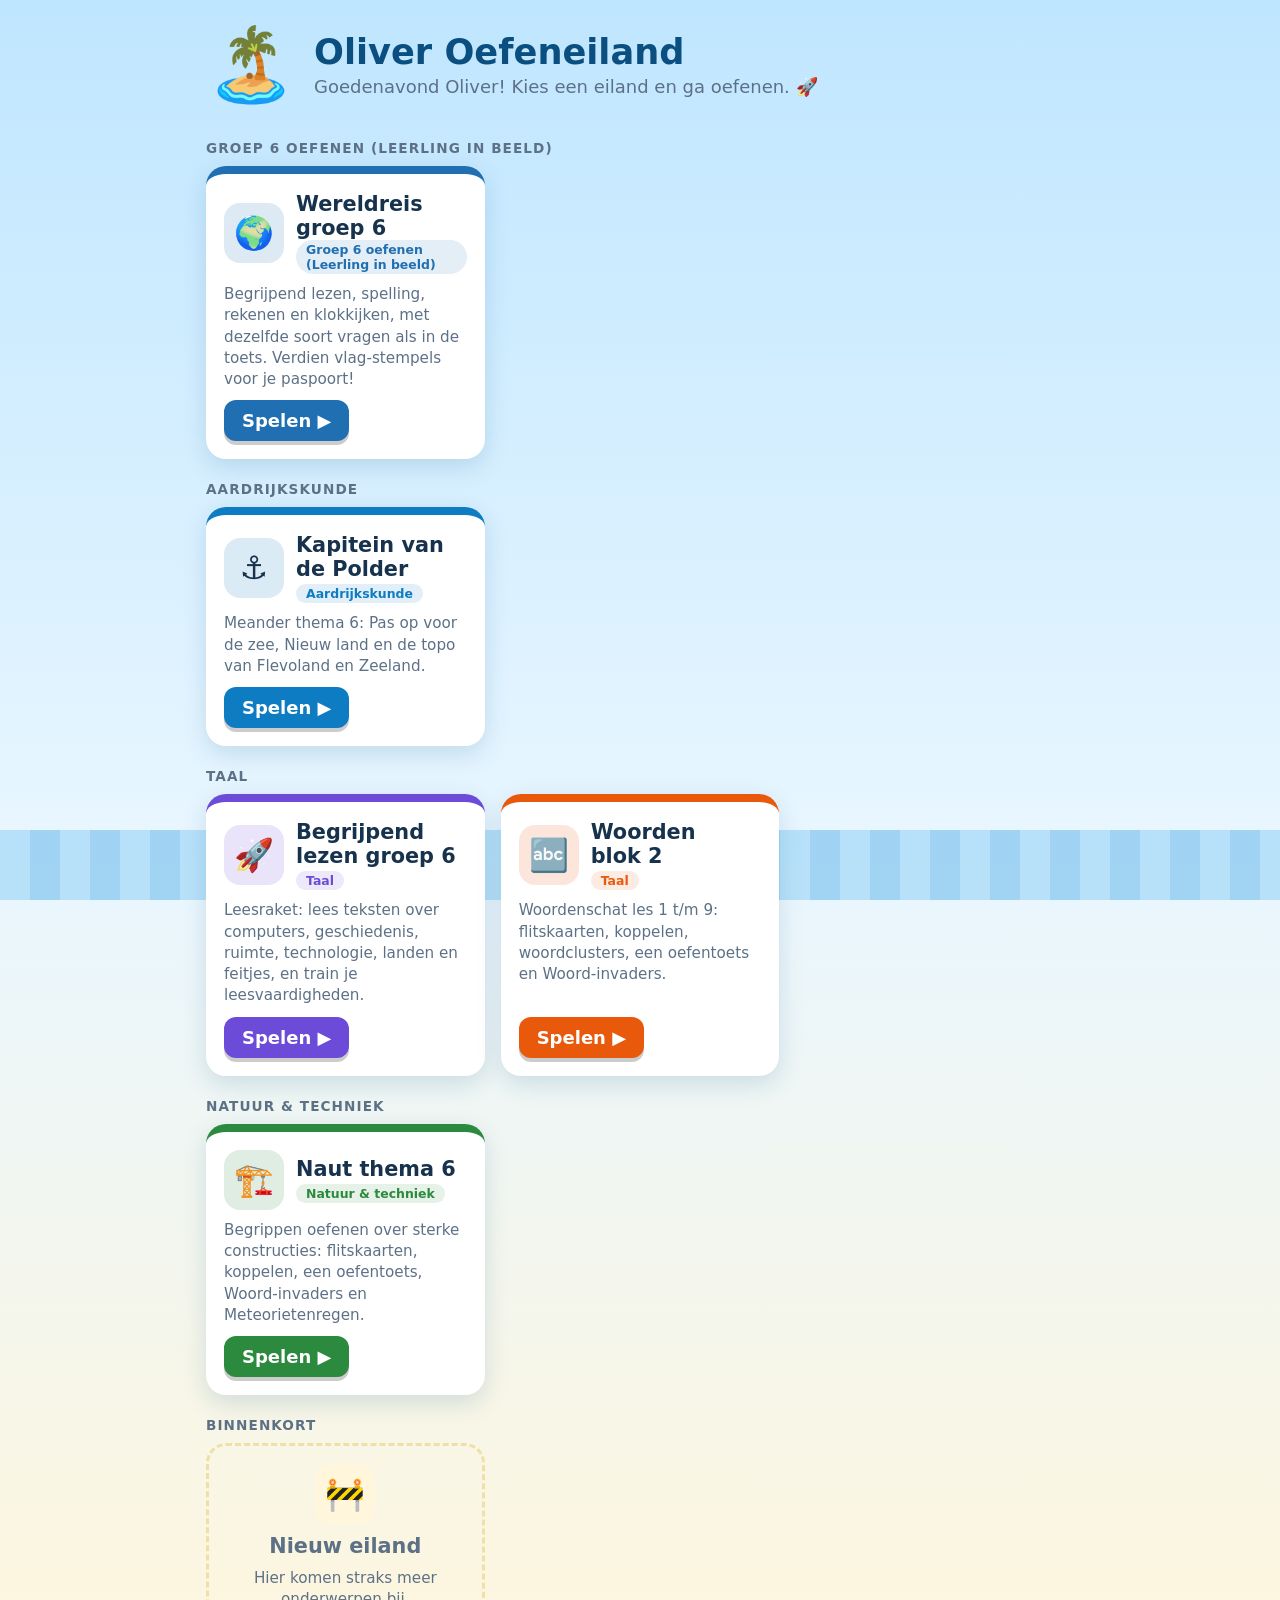
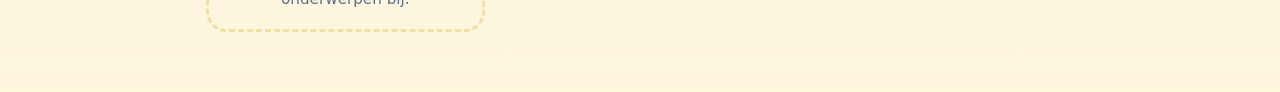
<file: index.html>
<!DOCTYPE html>
<html lang="nl">
<head>
  <meta charset="UTF-8">
  <meta name="viewport" content="width=device-width, initial-scale=1, viewport-fit=cover">
  <meta name="theme-color" content="#0e7cc2">
  <meta name="apple-mobile-web-app-capable" content="yes">
  <title>Oliver Oefeneiland</title>
  <style>
    :root {
      --sea: #0e7cc2;
      --sea-dark: #0a4f80;
      --sea-light: #d9f0ff;
      --sand: #fff6dc;
      --sand-dark: #f1dfa8;
      --green: #2fb36b;
      --text: #17324d;
      --muted: #5d7186;
      --card: #ffffff;
      --shadow: 0 8px 24px rgba(10, 79, 128, .15);
      color-scheme: light;
    }
    * { box-sizing: border-box; }
    body {
      margin: 0; min-height: 100vh; color: var(--text);
      font-family: "Trebuchet MS", "Segoe UI", system-ui, sans-serif; font-size: 18px;
      background: linear-gradient(180deg, #bfe6ff 0%, #e8f6ff 50%, var(--sand) 100%);
    }
    .wrap { max-width: 900px; margin: 0 auto; padding-inline: 16px; padding-block: 0 60px; }

    /* ---------- kop ---------- */
    .hero { display: flex; align-items: center; gap: 18px; padding-block: 28px 18px; }
    .hero-island { font-size: 4.5rem; line-height: 1; animation: bob 3s ease-in-out infinite; }
    @keyframes bob { 50% { transform: translateY(-6px) rotate(-3deg); } }
    .hero h1 { margin: 0; font-size: 2.2rem; color: var(--sea-dark); text-wrap: balance; }
    .hero p { margin: 4px 0 0; color: var(--muted); }

    .sea { position: fixed; left: 0; right: 0; bottom: 0; height: 70px; z-index: -1; opacity: .45;
      background: repeating-linear-gradient(90deg, #7cc8f5 0 30px, #4aa9e6 30px 60px); animation: flow 8s linear infinite; }
    @keyframes flow { to { background-position: 120px 0; } }

    /* ---------- tegels ---------- */
    .vak { margin: 22px 0 10px; font-size: .85rem; text-transform: uppercase; letter-spacing: .08em; color: var(--muted); }
    .tiles { display: grid; grid-template-columns: repeat(auto-fill, minmax(260px, 1fr)); gap: 16px; }
    .tile {
      display: flex; flex-direction: column; gap: 10px; min-width: 0;
      background: var(--card); border-radius: 20px; padding: 18px; box-shadow: var(--shadow);
      text-decoration: none; color: inherit; border-top: 8px solid var(--tile, var(--sea));
      transition: transform .15s;
    }
    .tile:hover, .tile:focus-visible { transform: translateY(-4px) rotate(-.5deg); }
    .tile:focus-visible { outline: 3px solid var(--tile, var(--sea)); outline-offset: 3px; }
    .tile-head { display: flex; align-items: center; gap: 12px; }
    .tile-emoji {
      flex-shrink: 0; width: 60px; height: 60px; border-radius: 16px; display: grid; place-items: center;
      font-size: 2rem; background: color-mix(in srgb, var(--tile, var(--sea)) 15%, white);
    }
    .tile h2 { margin: 0; font-size: 1.3rem; text-wrap: balance; }
    .chip { display: inline-block; font-size: .78rem; font-weight: bold; color: var(--tile, var(--sea));
      background: color-mix(in srgb, var(--tile, var(--sea)) 12%, white); border-radius: 999px; padding: 2px 10px; }
    .tile p { margin: 0; color: var(--muted); font-size: .95rem; line-height: 1.4; }
    .stats { list-style: none; margin: 0; padding: 10px 12px; background: var(--sand); border-radius: 12px; font-size: .9rem; display: grid; gap: 3px; }
    .bar { height: 10px; border-radius: 99px; background: #e3edf5; overflow: hidden; }
    .bar span { display: block; height: 100%; background: var(--green); border-radius: 99px; transition: width .6s; }
    .play { margin-top: auto; align-self: flex-start; background: var(--tile, var(--sea)); color: #fff; font-weight: bold;
      border-radius: 12px; padding: 10px 18px; box-shadow: 0 4px 0 rgba(0,0,0,.2); }

    .tile.soon { border: 3px dashed var(--sand-dark); border-top-width: 3px; background: transparent; box-shadow: none; justify-content: center; text-align: center; color: var(--muted); }
    .tile.soon .tile-emoji { margin: 0 auto; background: var(--sand); }

    @media (max-width: 560px) {
      body { font-size: 16px; }
      .hero { padding-block: 18px 8px; }
      .hero-island { font-size: 3.2rem; }
      .hero h1 { font-size: 1.6rem; }
    }
    @media (prefers-reduced-motion: reduce) { * { animation: none !important; transition: none !important; } }
  </style>
</head>
<body>
  <div class="sea" aria-hidden="true"></div>
  <main class="wrap">
    <header class="hero">
      <div class="hero-island">🏝️</div>
      <div>
        <h1>Oliver Oefeneiland</h1>
        <p id="greeting">Kies een eiland en ga oefenen!</p>
      </div>
    </header>

    <div id="tiles"></div>
  </main>

  <script src="onderwerpen.js?v=1a8f50e6"></script>
  <script>
    const esc = s => String(s).replace(/[&<>"]/g, c => ({ '&': '&amp;', '<': '&lt;', '>': '&gt;', '"': '&quot;' }[c]));

    const uur = new Date().getHours();
    const groet = uur < 12 ? 'Goedemorgen' : uur < 18 ? 'Goedemiddag' : 'Goedenavond';
    document.getElementById('greeting').textContent = `${groet} Oliver! Kies een eiland en ga oefenen. 🚀`;

    function tegel(o) {
      let v = null;
      try { v = o.voortgang ? o.voortgang() : null; } catch { v = null; }
      return `<a class="tile" href="${esc(o.link)}" style="--tile:${esc(o.kleur || '#0e7cc2')}">
        <div class="tile-head">
          <div class="tile-emoji">${o.emoji || '📘'}</div>
          <div><h2>${esc(o.titel)}</h2><span class="chip">${esc(o.vak)}</span></div>
        </div>
        <p>${esc(o.uitleg || '')}</p>
        ${v ? `<div class="bar" title="${v.procent}% klaar"><span style="width:${v.procent}%"></span></div>
               <ul class="stats">${v.regels.map(r => `<li>${esc(r)}</li>`).join('')}</ul>` : ''}
        <span class="play">${v && v.procent > 0 ? 'Verder spelen ▶' : 'Spelen ▶'}</span>
      </a>`;
    }

    // Groepeer de tegels per vak, in de volgorde waarin ze in onderwerpen.js staan
    const vakken = [...new Set(ONDERWERPEN.map(o => o.vak))];
    document.getElementById('tiles').innerHTML = vakken.map(vak => `
      <h3 class="vak">${esc(vak)}</h3>
      <div class="tiles">
        ${ONDERWERPEN.filter(o => o.vak === vak).map(tegel).join('')}
      </div>`).join('') + `
      <h3 class="vak">Binnenkort</h3>
      <div class="tiles">
        <div class="tile soon">
          <div class="tile-emoji">🚧</div>
          <h2>Nieuw eiland</h2>
          <p>Hier komen straks meer onderwerpen bij.</p>
        </div>
      </div>`;
  </script>
</body>
</html>
</file>
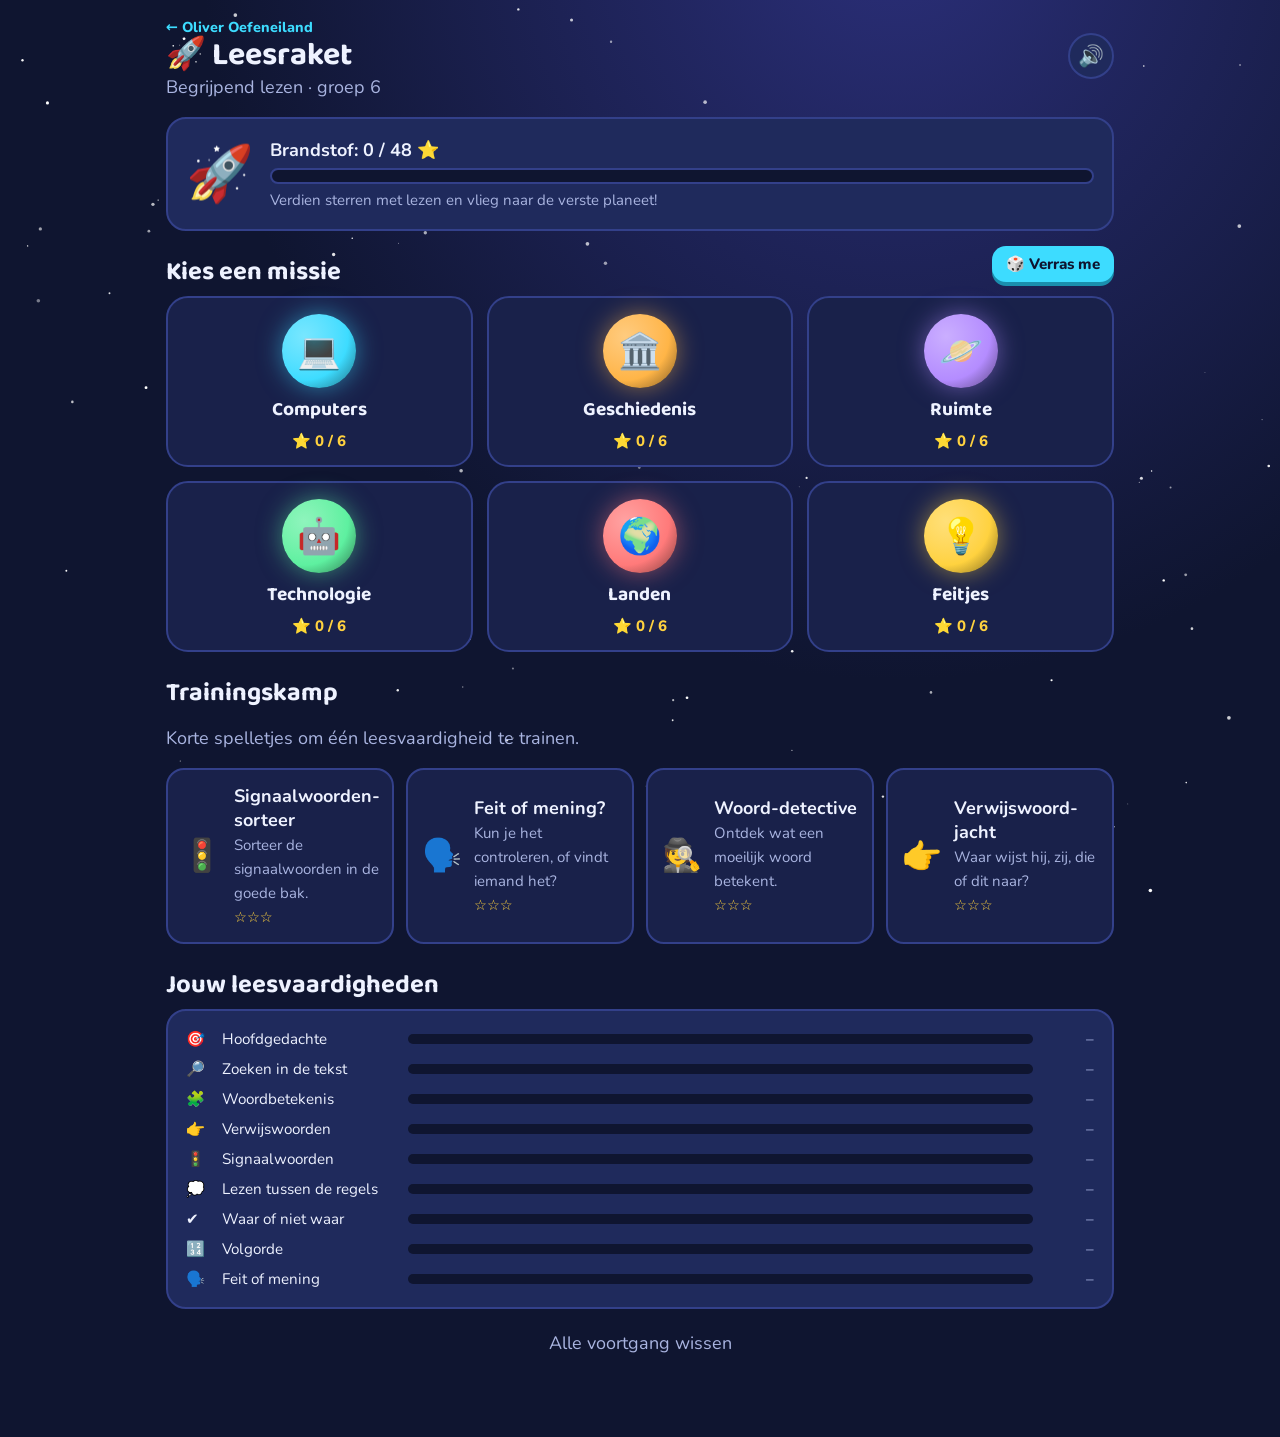
<file: begrijpend-lezen-groep-6/index.html>
<!DOCTYPE html>
<html lang="nl">
<head>
  <meta charset="UTF-8">
  <meta name="viewport" content="width=device-width, initial-scale=1, viewport-fit=cover">
  <meta name="theme-color" content="#0f1530">
  <meta name="apple-mobile-web-app-capable" content="yes">
  <title>Leesraket</title>
  <link rel="preconnect" href="https://fonts.googleapis.com">
  <link rel="stylesheet" href="https://fonts.googleapis.com/css2?family=Baloo+2:wght@600;800&family=Nunito:wght@400;700;800&display=swap">
  <link rel="stylesheet" href="style.css?v=1d219c6f">
</head>
<body>
  <canvas id="stars" aria-hidden="true"></canvas>

  <header class="top">
    <div class="wrap top-row">
      <div>
        <a class="home-link" href="../index.html">← Oliver Oefeneiland</a>
        <h1>🚀 Leesraket</h1>
        <p class="sub">Begrijpend lezen · groep 6</p>
      </div>
      <button class="icon-btn" id="soundBtn" title="Geluid aan/uit">🔊</button>
    </div>
  </header>

  <main class="wrap">

    <!-- ===== HOME ===== -->
    <section id="home" class="screen">
      <div class="panel fuel-panel">
        <div class="fuel-rocket" id="fuelRocket">🚀</div>
        <div class="fuel-info">
          <b>Brandstof: <span id="fuelNum">0</span> / <span id="fuelMax">48</span> ⭐</b>
          <div class="fuel-bar"><span id="fuelBar"></span></div>
          <small id="fuelText">Verdien sterren met lezen en vlieg naar de verste planeet!</small>
        </div>
      </div>

      <div class="section-head">
        <h2>Kies een missie</h2>
        <button class="btn small" id="randomBtn">🎲 Verras me</button>
      </div>
      <div class="planets" id="planets"></div>

      <h2>Trainingskamp</h2>
      <p class="muted">Korte spelletjes om één leesvaardigheid te trainen.</p>
      <div class="games" id="games"></div>

      <h2>Jouw leesvaardigheden</h2>
      <div class="panel skills" id="skills"></div>
      <p class="reset-row"><button class="link-btn" id="resetBtn">Alle voortgang wissen</button></p>
    </section>

    <!-- ===== ONDERWERP ===== -->
    <section id="topic" class="screen hidden">
      <button class="link-btn" data-home>← terug naar de missies</button>
      <h2 id="topicTitle"></h2>
      <div class="text-cards" id="textCards"></div>
    </section>

    <!-- ===== LEZEN ===== -->
    <section id="read" class="screen hidden">
      <div class="quiz-head">
        <button class="link-btn" id="readBack">← terug</button>
        <span id="readTopic" class="tag"></span>
      </div>
      <div class="tip-box">
        <b>🧠 Leestip:</b> <span id="readTip"></span>
      </div>
      <article class="tablet" id="readText"></article>
      <div class="actions">
        <button class="btn" id="startQuizBtn">Klaar met lezen · start de missie 🚀</button>
      </div>
    </section>

    <!-- ===== VRAGEN ===== -->
    <section id="quiz" class="screen hidden">
      <div class="quiz-head">
        <button class="link-btn" id="quitBtn">✕ stoppen</button>
        <span id="qCounter">Vraag 1 van 7</span>
        <span id="qStreak" class="streak"></span>
      </div>
      <div class="launch"><div class="launch-track"></div><div id="qRocket" class="launch-rocket">🚀</div><div class="launch-goal" id="qGoal">🪐</div></div>

      <div class="quiz-grid">
        <div class="text-side">
          <button class="btn ghost small text-toggle" id="textToggle">📖 Tekst tonen</button>
          <article class="tablet compact" id="quizText"></article>
        </div>
        <div class="panel q-side">
          <span id="qSkill" class="tag"></span>
          <h3 id="qText" class="question"></h3>
          <div id="qBody"></div>
          <div id="feedback" class="feedback hidden"></div>
          <div class="actions"><button class="btn hidden" id="nextBtn">Volgende ▶</button></div>
        </div>
      </div>
    </section>

    <!-- ===== RESULTAAT ===== -->
    <section id="result" class="screen hidden">
      <div class="panel result">
        <div class="result-emoji" id="resEmoji">🪐</div>
        <h2 id="resTitle">Missie geslaagd!</h2>
        <div class="big-stars" id="resStars"></div>
        <p id="resText"></p>
        <div id="resSkills" class="res-skills"></div>
        <div class="actions center">
          <button class="btn" id="resNext">Volgende missie ▶</button>
          <button class="btn ghost" id="resAgain">Nog een keer</button>
          <button class="btn ghost" data-home>Naar de missies</button>
        </div>
        <h3>Nakijken</h3>
        <ol class="review" id="resReview"></ol>
      </div>
    </section>

    <!-- ===== MINI-SPEL ===== -->
    <section id="game" class="screen hidden">
      <div class="quiz-head">
        <button class="link-btn" data-home>← terug</button>
        <span id="gameTitle"></span>
        <span id="gameCount" class="tag"></span>
      </div>
      <div class="panel" id="gameBody"></div>
    </section>
  </main>

  <div id="confetti" class="confetti" aria-hidden="true"></div>

  <script src="teksten.js?v=31384274"></script>
  <script src="spel.js?v=98f70c43"></script>
</body>
</html>
</file>
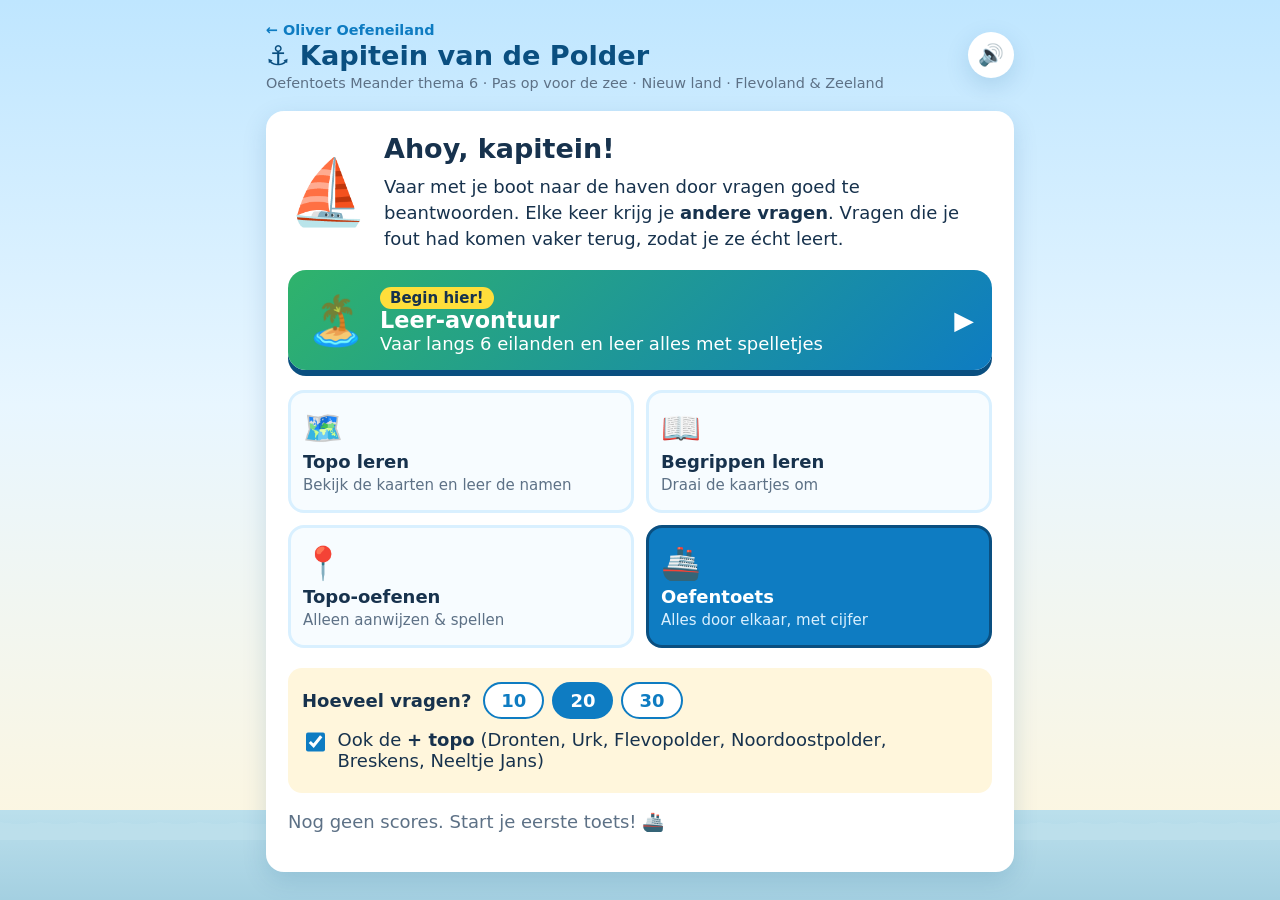
<file: kapitein-van-de-polder/index.html>
<!DOCTYPE html>
<html lang="nl">
<head>
  <meta charset="UTF-8">
  <meta name="viewport" content="width=device-width, initial-scale=1, viewport-fit=cover">
  <meta name="theme-color" content="#0e7cc2">
  <meta name="apple-mobile-web-app-capable" content="yes">
  <title>Kapitein van de Polder</title>
  <link rel="stylesheet" href="style.css?v=2068f697">
</head>
<body>
  <div class="sea-bg" aria-hidden="true"></div>

  <header class="top">
    <div class="wrap top-row">
      <div>
        <a class="home-link" href="../index.html">← Oliver Oefeneiland</a>
        <h1>⚓ Kapitein van de Polder</h1>
        <p class="sub">Oefentoets Meander thema 6 · Pas op voor de zee · Nieuw land · Flevoland &amp; Zeeland</p>
      </div>
      <button class="icon-btn" id="soundBtn" title="Geluid aan/uit">🔊</button>
    </div>
  </header>

  <main class="wrap">

    <!-- ===== START ===== -->
    <section id="start" class="card screen">
      <div class="hero">
        <div class="hero-boat">⛵</div>
        <div>
          <h2>Ahoy, kapitein!</h2>
          <p>Vaar met je boot naar de haven door vragen goed te beantwoorden. Elke keer krijg je <b>andere vragen</b>. Vragen die je fout had komen vaker terug, zodat je ze écht leert.</p>
        </div>
      </div>

      <button class="adventure-tile" data-go="adventure">
        <span class="adv-emoji">🏝️</span>
        <span><small>Begin hier!</small><b>Leer-avontuur</b>
        <span>Vaar langs 6 eilanden en leer alles met spelletjes</span></span>
        <span class="adv-arrow">▶</span>
      </button>

      <div class="menu-grid">
        <button class="menu-tile" data-go="learnTopo">
          <span class="emoji">🗺️</span>
          <b>Topo leren</b>
          <small>Bekijk de kaarten en leer de namen</small>
        </button>
        <button class="menu-tile" data-go="learnWords">
          <span class="emoji">📖</span>
          <b>Begrippen leren</b>
          <small>Draai de kaartjes om</small>
        </button>
        <button class="menu-tile" data-go="topoOnly">
          <span class="emoji">📍</span>
          <b>Topo-oefenen</b>
          <small>Alleen aanwijzen &amp; spellen</small>
        </button>
        <button class="menu-tile main" data-go="test">
          <span class="emoji">🚢</span>
          <b>Oefentoets</b>
          <small>Alles door elkaar, met cijfer</small>
        </button>
      </div>

      <div class="settings">
        <div class="field">
          <span class="label">Hoeveel vragen?</span>
          <div class="choice-row" id="lengthChoice">
            <button class="pill" data-n="10">10</button>
            <button class="pill active" data-n="20">20</button>
            <button class="pill" data-n="30">30</button>
          </div>
        </div>
        <label class="check">
          <input type="checkbox" id="plusTopo" checked>
          <span>Ook de <b>+ topo</b> (Dronten, Urk, Flevopolder, Noordoostpolder, Breskens, Neeltje Jans)</span>
        </label>
      </div>

      <div id="historyBox" class="history"></div>
    </section>

    <!-- ===== QUIZ ===== -->
    <section id="quiz" class="card screen hidden">
      <div class="quiz-head">
        <button class="link-btn" id="quitBtn">✕ stoppen</button>
        <span id="qCounter">Vraag 1 van 20</span>
        <span class="stats"><span id="qStreak" class="streak"></span><span id="qPoints">🪙 0</span></span>
      </div>
      <div class="voyage">
        <div class="voyage-water"></div>
        <div id="boat" class="voyage-boat"><span class="flip">🚢</span></div>
        <div class="voyage-port">🏝️</div>
      </div>

      <span id="qTopic" class="tag">Topo</span>
      <h2 id="qText" class="question"></h2>

      <div id="qMap" class="map-box hidden"></div>
      <div id="qOptions" class="options"></div>

      <form id="qOpenForm" class="open hidden" autocomplete="off">
        <input id="qInput" type="text" placeholder="Typ hier je antwoord…" spellcheck="false" autocapitalize="off" autocorrect="off">
        <button class="btn" type="submit">Check ✔</button>
      </form>

      <div id="feedback" class="feedback hidden"></div>

      <div class="actions">
        <button class="btn ghost hidden" id="overrideBtn">Mijn antwoord klopt toch 👍</button>
        <button class="btn hidden" id="nextBtn">Volgende ▶</button>
      </div>
    </section>

    <!-- ===== RESULT ===== -->
    <section id="result" class="card screen hidden">
      <div class="result-top">
        <div class="medal" id="medal">🏆</div>
        <div>
          <h2 id="resultTitle">Aangekomen in de haven!</h2>
          <div class="stars" id="stars"></div>
        </div>
      </div>
      <div class="grade">
        <div class="grade-num" id="gradeNum">8,0</div>
        <div>
          <div id="gradeText" class="grade-text"></div>
          <div id="gradeScore" class="muted"></div>
        </div>
      </div>
      <div id="badges" class="badges"></div>
      <div class="actions left">
        <button class="btn" id="againBtn">Nog een keer ↻</button>
        <button class="btn ghost" id="mistakesBtn">Oefen mijn fouten</button>
        <button class="btn ghost" id="homeBtn">Naar het begin</button>
      </div>
      <h3>Nakijken</h3>
      <ol id="review" class="review"></ol>
    </section>

    <!-- ===== AVONTUUR ===== -->
    <section id="adventure" class="card screen hidden">
      <div class="quiz-head">
        <button class="link-btn" data-home>← terug</button>
        <span>🏝️ Leer-avontuur</span>
        <span></span>
      </div>
      <p class="muted small">Speel de eilanden één voor één. Haal je 3 sterren? ⭐⭐⭐</p>
      <div id="islands" class="islands"></div>
    </section>

    <section id="station" class="card screen hidden">
      <div class="quiz-head">
        <button class="link-btn" id="stationBack">← eilanden</button>
        <span id="stationTitle"></span>
        <span></span>
      </div>
      <div id="stationDots" class="station-dots"></div>
      <div id="stationBody" class="station-body"></div>
      <div class="actions">
        <button class="btn hidden" id="stationNext">Verder ▶</button>
      </div>
    </section>

    <!-- ===== LEARN TOPO ===== -->
    <section id="learnTopo" class="card screen hidden">
      <div class="quiz-head">
        <button class="link-btn" data-home>← terug</button>
        <span>🗺️ Topo leren</span>
        <span></span>
      </div>
      <div class="choice-row" id="mapTabs">
        <button class="pill active" data-map="flevo">Flevoland</button>
        <button class="pill" data-map="zeeland">Zeeland</button>
      </div>
      <p class="muted small">Tik op een stip om de naam te zien. Zet de namen uit en test jezelf! <span class="legend"><i class="lg plaats"></i>plaats <i class="lg water"></i>water <i class="lg gebied"></i>gebied/polder <i class="lg dijk"></i>dijk</span></p>
      <label class="check"><input type="checkbox" id="showNames" checked> <span>Namen laten zien</span></label>
      <div id="learnMap" class="map-box"></div>
      <div id="learnInfo" class="learn-info">Tik op een stip of een naam hieronder.</div>
      <div id="learnList" class="name-list"></div>
    </section>

    <!-- ===== LEARN WORDS ===== -->
    <section id="learnWords" class="card screen hidden">
      <div class="quiz-head">
        <button class="link-btn" data-home>← terug</button>
        <span>📖 Begrippen &amp; samenvatting</span>
        <span></span>
      </div>
      <p class="muted small">Lees het woord, bedenk wat het betekent, en tik dan op het kaartje om het om te draaien.</p>
      <div id="flashcards" class="flashcards"></div>
      <h3>Samenvatting</h3>
      <div id="summary" class="summary"></div>
    </section>
  </main>

  <div id="confetti" class="confetti" aria-hidden="true"></div>

  <script src="script.js?v=23ad49d0"></script>
  <script src="adventure.js?v=59f0bc04"></script>
</body>
</html>
</file>
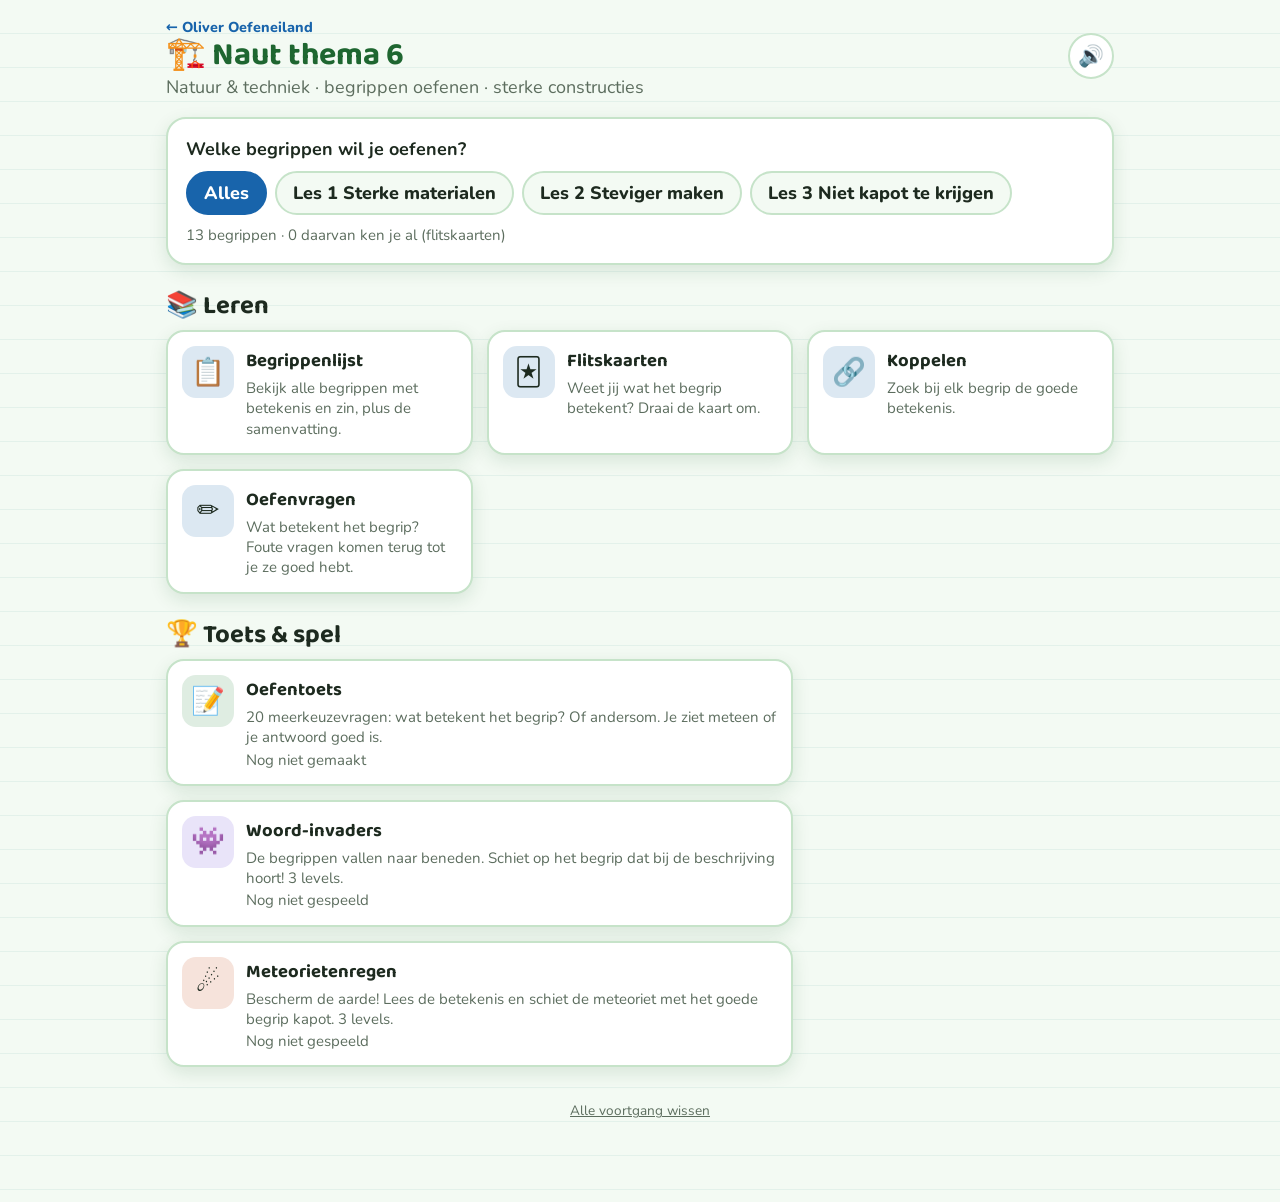
<file: naut-thema-6/index.html>
<!DOCTYPE html>
<html lang="nl">
<head>
  <meta charset="UTF-8">
  <meta name="viewport" content="width=device-width, initial-scale=1, viewport-fit=cover">
  <meta name="theme-color" content="#2b8a3e">
  <meta name="apple-mobile-web-app-capable" content="yes">
  <title>Naut thema 6</title>
  <link rel="preconnect" href="https://fonts.googleapis.com">
  <link rel="stylesheet" href="https://fonts.googleapis.com/css2?family=Baloo+2:wght@600;800&family=Nunito:wght@400;700;800&display=swap">
  <link rel="stylesheet" href="style.css?v=701fa27e">
</head>
<body>
  <header class="top">
    <div class="wrap top-row">
      <div>
        <a class="home-link" href="../index.html">← Oliver Oefeneiland</a>
        <h1>🏗️ Naut thema 6</h1>
        <p class="sub">Natuur &amp; techniek · begrippen oefenen · sterke constructies</p>
      </div>
      <button class="icon-btn" id="soundBtn" title="Geluid aan/uit">🔊</button>
    </div>
  </header>

  <main class="wrap">

    <!-- ===== HOME ===== -->
    <section id="home" class="screen">
      <div class="panel week-panel">
        <b>Welke begrippen wil je oefenen?</b>
        <div class="chips" id="weekChips"></div>
        <small class="muted" id="weekInfo"></small>
      </div>

      <h2>📚 Leren</h2>
      <div class="tiles" id="leerTiles"></div>

      <h2>🏆 Toets &amp; spel</h2>
      <div class="tiles" id="speelTiles"></div>

      <p class="reset-row"><button class="link-btn" id="resetBtn">Alle voortgang wissen</button></p>
    </section>

    <!-- ===== OEFENING (lijst, flitskaarten, koppelen, toets) ===== -->
    <section id="oefening" class="screen hidden">
      <div class="quiz-head">
        <button class="link-btn" data-home>← terug</button>
        <span id="oefTitel" class="oef-titel"></span>
        <span id="oefTeller" class="tag"></span>
      </div>
      <div class="progress"><span id="oefBalk"></span></div>
      <div id="oefBody"></div>
    </section>

    <!-- ===== UITSLAG ===== -->
    <section id="uitslag" class="screen hidden">
      <div class="panel result">
        <div class="result-emoji" id="resEmoji">🎉</div>
        <h2 id="resTitel"></h2>
        <div class="big-stars" id="resSterren"></div>
        <p id="resTekst"></p>
        <div class="actions center">
          <button class="btn" id="resOpnieuw">Nog een keer</button>
          <button class="btn ghost" data-home>Naar het overzicht</button>
        </div>
        <div id="resNakijken"></div>
      </div>
    </section>

    <!-- ===== WOORD-INVADERS / METEORIETENREGEN ===== -->
    <section id="invaders" class="screen hidden">
      <div class="quiz-head">
        <button class="link-btn" id="invStop">← stoppen</button>
        <span class="oef-titel" id="invTitel">👾 Woord-invaders</span>
        <span id="invLevel" class="tag">Level 1</span>
      </div>
      <div class="inv-hud">
        <span id="invScore">⭐ 0</span>
        <span id="invHits"></span>
        <span id="invLevens">❤️❤️❤️</span>
      </div>
      <div class="inv-clue" id="invClue">Schiet op het begrip dat hierbij hoort!</div>
      <div class="inv-stage" id="invStage">
        <canvas id="invCanvas"></canvas>
        <div class="inv-overlay" id="invOverlay"></div>
      </div>
      <div class="inv-pad" aria-hidden="true">
        <button class="pad-btn" id="padLeft">◀</button>
        <button class="pad-btn fire" id="padFire">🔥 Schiet</button>
        <button class="pad-btn" id="padRight">▶</button>
      </div>
      <p class="muted inv-help">Pijltjes ← → om te bewegen, spatie om te schieten. Op een tablet: tik waar je wilt schieten.</p>
    </section>
  </main>

  <div id="confetti" class="confetti" aria-hidden="true"></div>

  <script src="woorden.js?v=44bdfff9"></script>
  <script src="spel.js?v=3ab495ac"></script>
  <script src="invaders.js?v=0acfe360"></script>
</body>
</html>
</file>
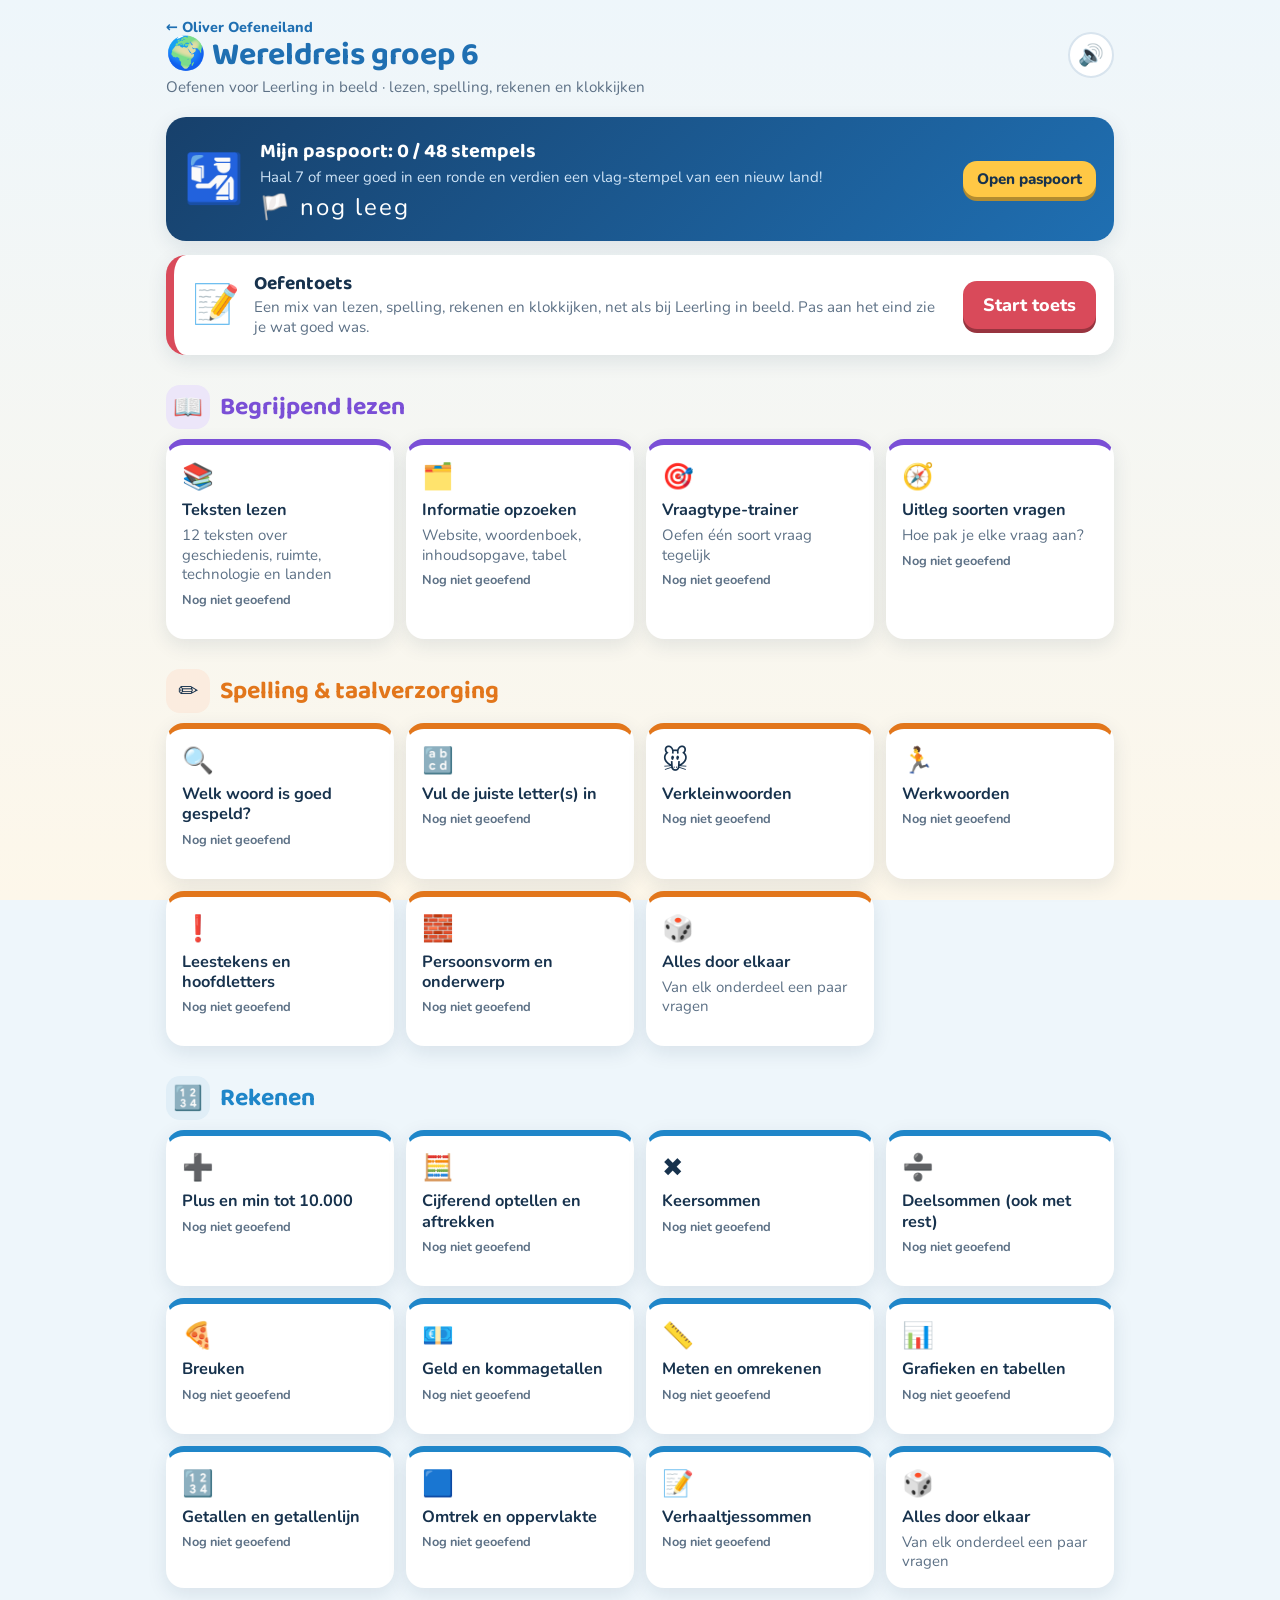
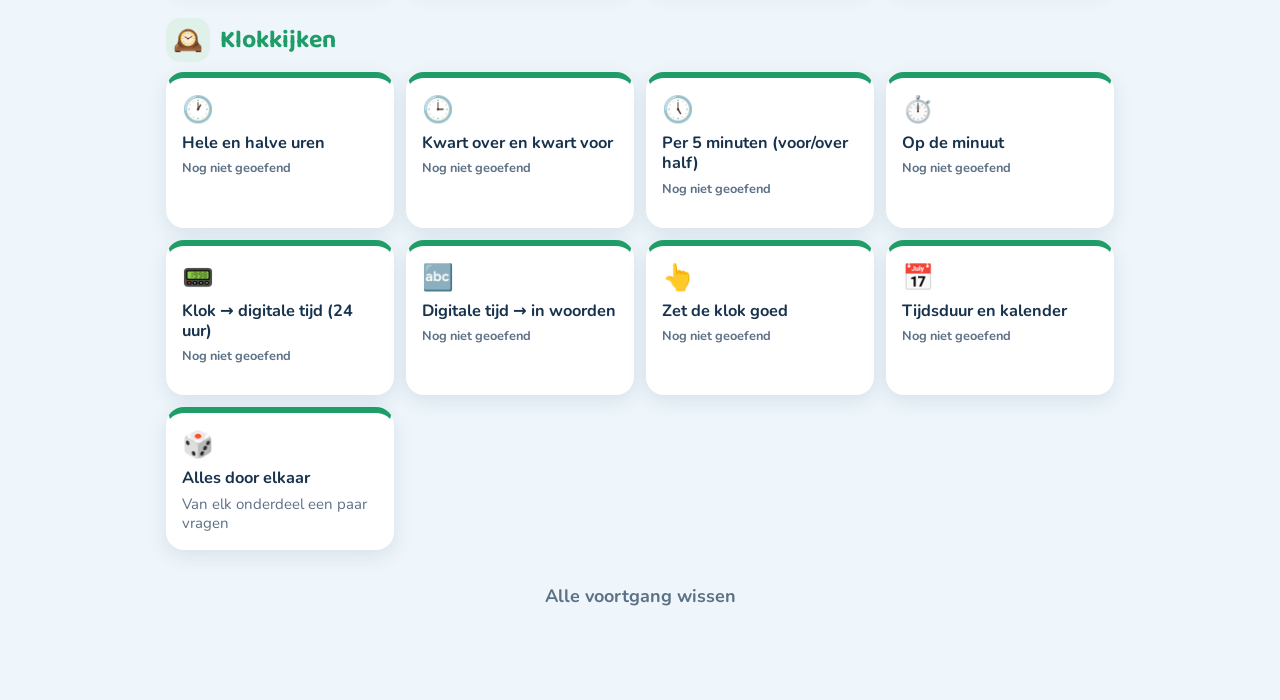
<file: wereldreis-groep-6/index.html>
<!DOCTYPE html>
<html lang="nl">
<head>
  <meta charset="UTF-8">
  <meta name="viewport" content="width=device-width, initial-scale=1, viewport-fit=cover">
  <meta name="theme-color" content="#1f6fb2">
  <meta name="apple-mobile-web-app-capable" content="yes">
  <title>Wereldreis groep 6</title>
  <link rel="preconnect" href="https://fonts.googleapis.com">
  <link rel="stylesheet" href="https://fonts.googleapis.com/css2?family=Baloo+2:wght@600;800&family=Nunito:wght@400;700;800&display=swap">
  <link rel="stylesheet" href="style.css?v=76d124d5">
</head>
<body>
  <header class="top">
    <div class="wrap top-row">
      <div>
        <a class="home-link" href="../index.html">← Oliver Oefeneiland</a>
        <h1>🌍 Wereldreis groep 6</h1>
        <p class="sub">Oefenen voor Leerling in beeld · lezen, spelling, rekenen en klokkijken</p>
      </div>
      <button class="icon-btn" id="soundBtn" title="Geluid aan/uit">🔊</button>
    </div>
  </header>

  <main class="wrap" id="app"></main>

  <div id="confetti" class="confetti" aria-hidden="true"></div>

  <script src="data-lezen.js?v=0ec64325"></script>
  <script src="data-taal.js?v=760ef101"></script>
  <script src="rekenen.js?v=52ff40e8"></script>
  <script src="klok.js?v=43bd9362"></script>
  <script src="app.js?v=3ac80c78"></script>
</body>
</html>
</file>
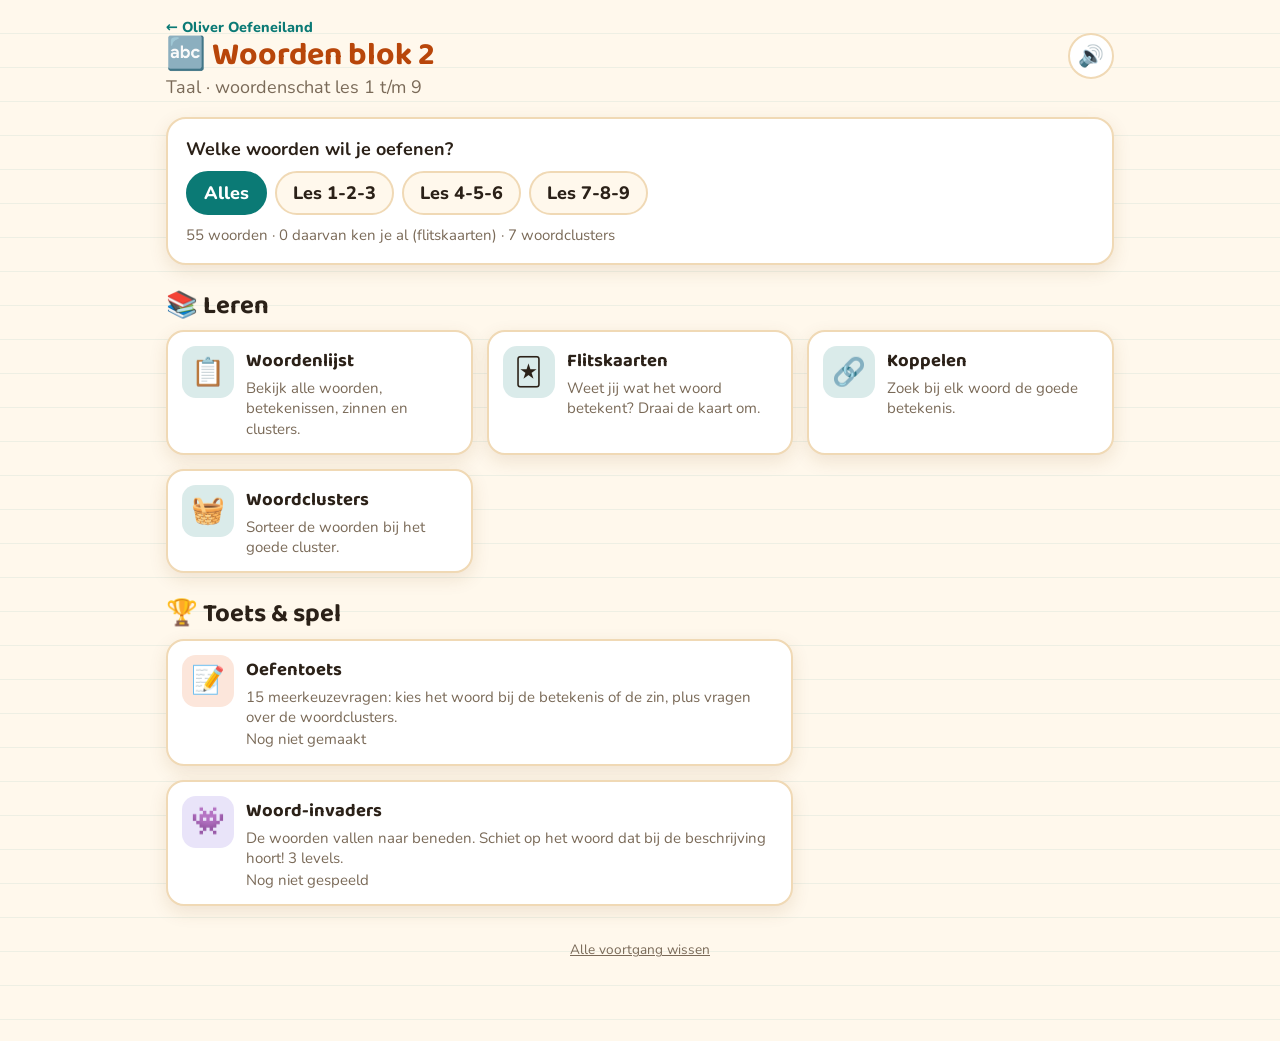
<file: woorden-blok-2/index.html>
<!DOCTYPE html>
<html lang="nl">
<head>
  <meta charset="UTF-8">
  <meta name="viewport" content="width=device-width, initial-scale=1, viewport-fit=cover">
  <meta name="theme-color" content="#e8590c">
  <meta name="apple-mobile-web-app-capable" content="yes">
  <title>Woorden blok 2</title>
  <link rel="preconnect" href="https://fonts.googleapis.com">
  <link rel="stylesheet" href="https://fonts.googleapis.com/css2?family=Baloo+2:wght@600;800&family=Nunito:wght@400;700;800&display=swap">
  <link rel="stylesheet" href="style.css?v=545481c1">
</head>
<body>
  <header class="top">
    <div class="wrap top-row">
      <div>
        <a class="home-link" href="../index.html">← Oliver Oefeneiland</a>
        <h1>🔤 Woorden blok 2</h1>
        <p class="sub">Taal · woordenschat les 1 t/m 9</p>
      </div>
      <button class="icon-btn" id="soundBtn" title="Geluid aan/uit">🔊</button>
    </div>
  </header>

  <main class="wrap">

    <!-- ===== HOME ===== -->
    <section id="home" class="screen">
      <div class="panel week-panel">
        <b>Welke woorden wil je oefenen?</b>
        <div class="chips" id="weekChips"></div>
        <small class="muted" id="weekInfo"></small>
      </div>

      <h2>📚 Leren</h2>
      <div class="tiles" id="leerTiles"></div>

      <h2>🏆 Toets &amp; spel</h2>
      <div class="tiles" id="speelTiles"></div>

      <p class="reset-row"><button class="link-btn" id="resetBtn">Alle voortgang wissen</button></p>
    </section>

    <!-- ===== OEFENING (lijst, flitskaarten, koppelen, typen, clusters, toets) ===== -->
    <section id="oefening" class="screen hidden">
      <div class="quiz-head">
        <button class="link-btn" data-home>← terug</button>
        <span id="oefTitel" class="oef-titel"></span>
        <span id="oefTeller" class="tag"></span>
      </div>
      <div class="progress"><span id="oefBalk"></span></div>
      <div id="oefBody"></div>
    </section>

    <!-- ===== UITSLAG ===== -->
    <section id="uitslag" class="screen hidden">
      <div class="panel result">
        <div class="result-emoji" id="resEmoji">🎉</div>
        <h2 id="resTitel"></h2>
        <div class="big-stars" id="resSterren"></div>
        <p id="resTekst"></p>
        <div class="actions center">
          <button class="btn" id="resOpnieuw">Nog een keer</button>
          <button class="btn ghost" data-home>Naar het overzicht</button>
        </div>
        <div id="resNakijken"></div>
      </div>
    </section>

    <!-- ===== WOORD-INVADERS ===== -->
    <section id="invaders" class="screen hidden">
      <div class="quiz-head">
        <button class="link-btn" id="invStop">← stoppen</button>
        <span class="oef-titel">👾 Woord-invaders</span>
        <span id="invLevel" class="tag">Level 1</span>
      </div>
      <div class="inv-hud">
        <span id="invScore">⭐ 0</span>
        <span id="invHits"></span>
        <span id="invLevens">❤️❤️❤️</span>
      </div>
      <div class="inv-clue" id="invClue">Schiet op het woord dat hierbij hoort!</div>
      <div class="inv-stage" id="invStage">
        <canvas id="invCanvas"></canvas>
        <div class="inv-overlay" id="invOverlay"></div>
      </div>
      <div class="inv-pad" aria-hidden="true">
        <button class="pad-btn" id="padLeft">◀</button>
        <button class="pad-btn fire" id="padFire">🔥 Schiet</button>
        <button class="pad-btn" id="padRight">▶</button>
      </div>
      <p class="muted inv-help">Pijltjes ← → om te bewegen, spatie om te schieten. Op een tablet: tik waar je wilt schieten.</p>
    </section>
  </main>

  <div id="confetti" class="confetti" aria-hidden="true"></div>

  <script src="woorden.js?v=1ae0a4d6"></script>
  <script src="spel.js?v=829eb2ca"></script>
  <script src="invaders.js?v=50c178a6"></script>
</body>
</html>
</file>
<file: begrijpend-lezen-groep-6/style.css>
/* Leesraket – ruimte-thema (bewust één donkere look; de leestekst staat op een lichte 'tablet') */
:root {
  --space: #0f1530;
  --space-2: #19214a;
  --panel: #1f2a5c;
  --panel-line: #33408a;
  --text: #eef2ff;
  --muted: #a9b4e0;
  --cyan: #3ddcff;
  --star: #ffd23f;
  --pink: #ff6ad5;
  --good: #4ee69a;
  --good-bg: rgba(78, 230, 154, .16);
  --bad: #ff6b7a;
  --bad-bg: rgba(255, 107, 122, .16);
  --paper: #fffaf0;
  --ink: #1d2340;
  --mark: #fff0a8;
  --display: "Baloo 2", "Trebuchet MS", system-ui, sans-serif;
  --body: "Nunito", "Trebuchet MS", system-ui, sans-serif;
  color-scheme: dark;
}

* { box-sizing: border-box; }
body {
  margin: 0; min-height: 100vh; font-family: var(--body); font-size: 18px; color: var(--text);
  background: radial-gradient(ellipse at 70% -10%, #2b2f7a 0%, var(--space) 55%) fixed, var(--space);
}
#stars { position: fixed; inset: 0; width: 100%; height: 100%; z-index: -1; }
button, input, a { touch-action: manipulation; -webkit-tap-highlight-color: transparent; }
.hidden { display: none !important; }
.muted { color: var(--muted); }
.wrap { max-width: 980px; margin: 0 auto; padding-inline: 16px; }
main.wrap { padding-block: 4px 60px; }
h1, h2, h3 { font-family: var(--display); line-height: 1.15; text-wrap: balance; }
h2 { font-size: 1.6rem; margin: 26px 0 10px; }

/* ---------- kop ---------- */
.top { padding-block: 14px 4px; }
.top-row { display: flex; justify-content: space-between; align-items: center; gap: 12px; }
.top h1 { margin: 0; font-size: 2rem; }
.sub { margin: 0; color: var(--muted); }
.home-link { color: var(--cyan); text-decoration: none; font-weight: 800; font-size: .9rem; }
.home-link:hover { text-decoration: underline; }
.icon-btn { flex-shrink: 0; width: 46px; height: 46px; border-radius: 50%; border: 2px solid var(--panel-line); background: var(--panel); font-size: 1.3rem; cursor: pointer; }

/* ---------- bouwstenen ---------- */
.panel { background: var(--panel); border: 2px solid var(--panel-line); border-radius: 20px; padding: 18px; }
.btn {
  font: inherit; font-weight: 800; border: none; border-radius: 14px; padding: 12px 20px; cursor: pointer;
  background: var(--cyan); color: var(--space); box-shadow: 0 4px 0 #1a8fae;
}
.btn:active { transform: translateY(3px); box-shadow: 0 1px 0 #1a8fae; }
.btn.ghost { background: transparent; color: var(--cyan); border: 2px solid var(--cyan); box-shadow: none; }
.btn.small { padding: 8px 14px; font-size: .95rem; }
.btn:focus-visible, .link-btn:focus-visible, .opt:focus-visible { outline: 3px solid var(--star); outline-offset: 2px; }
.link-btn { background: none; border: none; color: var(--muted); font: inherit; cursor: pointer; padding: 4px 0; }
.tag { display: inline-block; background: rgba(61, 220, 255, .15); color: var(--cyan); border-radius: 999px; padding: 3px 12px; font-size: .85rem; font-weight: 800; }
.actions { display: flex; flex-wrap: wrap; gap: 10px; justify-content: flex-end; margin-top: 16px; }
.actions.center { justify-content: center; }

/* ---------- home ---------- */
.fuel-panel { display: flex; align-items: center; gap: 16px; margin-top: 10px; }
.fuel-rocket { font-size: 3.4rem; animation: hover 2.4s ease-in-out infinite; }
@keyframes hover { 50% { transform: translateY(-8px) rotate(4deg); } }
.fuel-info { flex: 1; min-width: 0; display: grid; gap: 6px; }
.fuel-bar { height: 16px; border-radius: 99px; background: var(--space); overflow: hidden; border: 2px solid var(--panel-line); }
.fuel-bar span { display: block; height: 100%; width: 0; background: linear-gradient(90deg, var(--star), var(--pink)); transition: width .8s; }
.fuel-info small { color: var(--muted); }

.section-head { display: flex; align-items: center; justify-content: space-between; gap: 10px; flex-wrap: wrap; }
.section-head h2 { margin-bottom: 10px; }
.planets { display: grid; grid-template-columns: repeat(3, 1fr); gap: 14px; }
.planet {
  position: relative; font: inherit; color: inherit; cursor: pointer; text-align: center;
  background: var(--space-2); border: 2px solid var(--panel-line); border-radius: 22px; padding: 16px 10px 14px;
  display: grid; gap: 6px; justify-items: center; transition: transform .15s, border-color .15s;
}
.planet:hover { transform: translateY(-4px); border-color: var(--pc); }
.planet-ball {
  width: 74px; height: 74px; border-radius: 50%; display: grid; place-items: center; font-size: 2.2rem;
  background: radial-gradient(circle at 30% 30%, color-mix(in srgb, var(--pc) 70%, white), var(--pc) 60%, color-mix(in srgb, var(--pc) 50%, black));
  box-shadow: 0 0 24px color-mix(in srgb, var(--pc) 50%, transparent);
}
.planet b { font-family: var(--display); font-size: 1.2rem; }
.planet small { color: var(--star); font-weight: 800; }

.games { display: grid; grid-template-columns: repeat(auto-fill, minmax(210px, 1fr)); gap: 12px; }
.game-tile {
  font: inherit; color: inherit; text-align: left; cursor: pointer; display: flex; gap: 12px; align-items: center;
  background: var(--space-2); border: 2px solid var(--panel-line); border-radius: 18px; padding: 14px;
}
.game-tile:hover { border-color: var(--cyan); }
.game-tile .ge { font-size: 2rem; }
.game-tile b { display: block; }
.game-tile small { color: var(--muted); }
.game-tile .gs { color: var(--star); font-weight: 800; font-size: .9rem; }

.skills { display: grid; gap: 10px; }
.skill-row { display: grid; grid-template-columns: 1.6rem minmax(0, 11rem) 1fr 3.2rem; gap: 10px; align-items: center; font-size: .95rem; }
.skill-row .bar { height: 10px; background: var(--space); border-radius: 99px; overflow: hidden; }
.skill-row .bar span { display: block; height: 100%; background: var(--good); border-radius: 99px; }
.skill-row .pct { text-align: right; color: var(--muted); font-variant-numeric: tabular-nums; }
.reset-row { text-align: center; }

/* ---------- onderwerp ---------- */
.text-cards { display: grid; gap: 14px; }
.text-card {
  font: inherit; color: inherit; text-align: left; cursor: pointer; display: flex; align-items: center; gap: 16px;
  background: var(--panel); border: 2px solid var(--panel-line); border-radius: 20px; padding: 16px;
}
.text-card:hover { border-color: var(--cyan); }
.text-card .te { font-size: 2.6rem; }
.text-card b { font-family: var(--display); font-size: 1.3rem; display: block; }
.text-card small { color: var(--star); font-weight: 800; }
.text-card .go { margin-left: auto; color: var(--cyan); font-weight: 800; white-space: nowrap; }

/* ---------- lezen ---------- */
.quiz-head { display: flex; justify-content: space-between; align-items: center; gap: 10px; color: var(--muted); font-weight: 800; margin: 6px 0 10px; }
.tip-box { background: rgba(255, 210, 63, .12); border: 2px dashed rgba(255, 210, 63, .5); border-radius: 14px; padding: 10px 14px; margin-bottom: 12px; }
.tablet {
  background: var(--paper); color: var(--ink); border-radius: 18px; padding: 22px 24px;
  box-shadow: 0 0 0 6px #2a3470, 0 14px 40px rgba(0, 0, 0, .45); line-height: 1.7; font-size: 1.12rem;
}
.tablet h2 { margin: 0 0 12px; color: var(--ink); font-size: 1.7rem; display: flex; gap: 10px; align-items: center; }
.tablet p { margin: 0 0 14px; max-width: 65ch; position: relative; padding-left: 26px; }
.tablet p::before {
  content: attr(data-n); position: absolute; left: 0; top: .3em; width: 18px; height: 18px; border-radius: 50%;
  background: #e2e6f7; color: #56608f; font-size: .7rem; font-weight: 800; display: grid; place-items: center; line-height: 1;
}
.zin { border-radius: 6px; transition: background .15s; }
.tablet.pick .zin { cursor: pointer; background: #e2f5fd; border-bottom: 2px dashed #1aa7cf; box-decoration-break: clone; -webkit-box-decoration-break: clone; }
.tablet.pick .zin:hover { background: var(--mark); }
.zin.good { background: #b8f5d2 !important; }
.zin.bad { background: #ffc9cf !important; }

/* ---------- vragen ---------- */
.launch { position: relative; height: 44px; margin-bottom: 14px; }
.launch-track { position: absolute; left: 0; right: 0; top: 50%; height: 4px; transform: translateY(-50%); background: repeating-linear-gradient(90deg, var(--panel-line) 0 10px, transparent 10px 18px); }
.launch-rocket { position: absolute; top: 2px; left: 0; font-size: 1.9rem; transform: rotate(45deg); transition: left .6s cubic-bezier(.3, 1.4, .5, 1); }
.launch-goal { position: absolute; right: 0; top: 0; font-size: 2rem; }
.streak { color: var(--star); }

.quiz-grid { display: grid; grid-template-columns: minmax(0, 1fr) minmax(0, 1fr); gap: 18px; align-items: start; }
.text-side { position: sticky; top: 10px; max-height: calc(100vh - 20px); overflow: auto; border-radius: 18px; padding: 6px; }
.text-toggle { display: none; }
.tablet.compact { font-size: 1rem; padding: 18px; line-height: 1.6; }
.tablet.compact h2 { font-size: 1.3rem; }
.question { font-size: 1.3rem; margin: 10px 0 14px; line-height: 1.35; font-family: var(--body); font-weight: 800; }
.question b { color: var(--star); }

.options { display: grid; gap: 10px; }
.opt {
  display: flex; align-items: center; gap: 12px; text-align: left; font: inherit; color: inherit; cursor: pointer;
  background: var(--space-2); border: 2px solid var(--panel-line); border-radius: 14px; padding: 12px 14px; transition: transform .1s, border-color .1s;
}
.opt:hover:not(:disabled) { border-color: var(--cyan); transform: translateX(4px); }
.opt .letter { flex-shrink: 0; width: 32px; height: 32px; border-radius: 50%; background: var(--cyan); color: var(--space); display: grid; place-items: center; font-weight: 800; }
.opt:disabled { cursor: default; }
.opt.correct { border-color: var(--good); background: var(--good-bg); }
.opt.correct .letter { background: var(--good); }
.opt.wrong { border-color: var(--bad); background: var(--bad-bg); animation: shake .35s; }
.opt.wrong .letter { background: var(--bad); }
.tf-row { display: grid; grid-template-columns: repeat(3, 1fr); gap: 8px; }
.tf-row .opt { justify-content: center; text-align: center; padding: 14px 8px; font-weight: 800; }
.statement { background: var(--paper); color: var(--ink); border-radius: 14px; padding: 14px 16px; font-weight: 800; margin-bottom: 12px; }
.pick-hint { color: var(--cyan); font-weight: 800; }
@keyframes shake { 25% { transform: translateX(-6px); } 75% { transform: translateX(6px); } }

.order-done { padding-left: 24px; margin: 4px 0 12px; display: grid; gap: 6px; }
.order-done li { background: var(--good-bg); border: 2px solid var(--good); border-radius: 12px; padding: 8px 12px; font-weight: 800; animation: pop .25s; }
@keyframes pop { from { transform: scale(.9); opacity: 0; } }

.feedback { margin-top: 14px; padding: 12px 16px; border-radius: 14px; line-height: 1.45; animation: pop .2s; }
.feedback.good { background: var(--good-bg); border-left: 6px solid var(--good); }
.feedback.bad { background: var(--bad-bg); border-left: 6px solid var(--bad); }
.feedback .big { display: block; font-size: 1.15rem; font-weight: 800; margin-bottom: 2px; }
.feedback .tip { display: block; margin-top: 6px; color: var(--muted); font-size: .95rem; }

/* ---------- resultaat ---------- */
.result { text-align: center; margin-top: 10px; }
.result-emoji { font-size: 4.5rem; animation: hover 2s ease-in-out infinite; }
.result h2 { margin-top: 4px; }
.big-stars { font-size: 2.6rem; letter-spacing: 6px; color: var(--star); }
.res-skills { display: flex; flex-wrap: wrap; gap: 8px; justify-content: center; margin: 10px 0; }
.res-skills span { border-radius: 999px; padding: 4px 12px; font-weight: 800; font-size: .9rem; }
.res-skills .ok { background: var(--good-bg); color: var(--good); }
.res-skills .no { background: var(--bad-bg); color: var(--bad); }
.review { text-align: left; padding-left: 22px; line-height: 1.45; }
.review li { margin-bottom: 10px; }
.review .ans { color: var(--muted); font-size: .95rem; }

/* ---------- mini-spellen ---------- */
.sort-card {
  margin: 6px auto 16px; max-width: 440px; background: var(--paper); color: var(--ink); border-radius: 16px;
  padding: 18px; text-align: center; font-size: 1.35rem; font-weight: 800; animation: pop .25s;
}
.sort-card small { display: block; font-size: .95rem; color: #c0283a; margin-top: 6px; }
.bins { display: grid; grid-template-columns: repeat(2, 1fr); gap: 10px; }
.bin {
  font: inherit; color: inherit; cursor: pointer; min-height: 96px; padding: 10px 8px;
  background: var(--space-2); border: 2px dashed var(--panel-line); border-radius: 16px;
  display: flex; flex-direction: column; align-items: center; gap: 6px;
}
.bin b { font-size: 1.05rem; }
.bin-items { display: flex; flex-wrap: wrap; gap: 4px; justify-content: center; }
.bin-items span { background: var(--good-bg); color: var(--good); border-radius: 999px; padding: 1px 8px; font-size: .8rem; font-weight: 800; }
.bin.flash { border-color: var(--good); background: var(--good-bg); }
.bin.shake { border-color: var(--bad); animation: shake .35s; }
.game-intro { text-align: center; }
.game-intro .ge { font-size: 4rem; }

/* ---------- confetti ---------- */
.confetti { position: fixed; inset: 0; pointer-events: none; overflow: hidden; z-index: 50; }
.confetti span { position: absolute; top: -40px; font-size: 1.6rem; animation: fall 1.8s ease-in forwards; }
@keyframes fall { to { transform: translateY(110vh) rotate(540deg); opacity: .5; } }

/* ---------- telefoon ---------- */
@media (max-width: 820px) {
  .quiz-grid { grid-template-columns: 1fr; }
  .text-side { position: static; max-height: none; overflow: visible; padding: 0; }
  .text-toggle { display: inline-block; margin-bottom: 10px; }
  .text-side.closed .tablet { display: none; }
}
@media (max-width: 560px) {
  body { font-size: 16px; }
  .top h1 { font-size: 1.6rem; }
  h2 { font-size: 1.35rem; }
  .panel { padding: 14px; }
  .tablet { padding: 16px 14px; font-size: 1.05rem; }
  .tablet p { padding-left: 22px; }
  .planets { grid-template-columns: repeat(2, 1fr); gap: 10px; }
  .planet-ball { width: 60px; height: 60px; font-size: 1.8rem; }
  .skill-row { grid-template-columns: 1.4rem minmax(0, 1fr) 4rem 2.8rem; gap: 6px; font-size: .85rem; }
  .question { font-size: 1.15rem; }
  .tf-row .opt { font-size: .9rem; padding: 12px 4px; }
  .actions .btn { flex: 1 1 auto; }
  .text-card { padding: 12px; gap: 10px; }
  .text-card .te { font-size: 2rem; }
  .text-card .go { display: none; }
  .fuel-rocket { font-size: 2.6rem; }
}
@media (prefers-reduced-motion: reduce) { * { animation: none !important; transition: none !important; } }
</file>
<file: kapitein-van-de-polder/style.css>
:root {
  --sea: #0e7cc2;
  --sea-dark: #0a4f80;
  --sea-light: #d9f0ff;
  --sand: #fff6dc;
  --green: #2fb36b;
  --green-light: #dcf7e8;
  --red: #e5484d;
  --red-light: #ffe3e3;
  --orange: #f59e0b;
  --text: #17324d;
  --muted: #5d7186;
  --card: #ffffff;
  --radius: 18px;
  --shadow: 0 8px 24px rgba(10, 79, 128, .15);
}

* { box-sizing: border-box; }

body {
  margin: 0;
  font-family: "Trebuchet MS", "Segoe UI", system-ui, sans-serif;
  color: var(--text);
  background: linear-gradient(180deg, #bfe6ff 0%, #e8f6ff 45%, var(--sand) 100%);
  min-height: 100vh;
  font-size: 18px;
}

.sea-bg {
  position: fixed; left: 0; right: 0; bottom: 0; height: 90px; z-index: -1;
  background:
    radial-gradient(40px 14px at 20px 0, transparent 98%, #7cc8f5 100%) 0 0 / 40px 30px repeat-x,
    linear-gradient(#7cc8f5, #4aa9e6);
  opacity: .5;
  animation: waves 6s linear infinite;
}
@keyframes waves { to { background-position: 40px 0, 0 0; } }

.wrap { max-width: 780px; margin: 0 auto; padding: 0 16px; }

.top { padding: 18px 0 8px; }
.home-link { display: inline-block; color: var(--sea); font-weight: bold; text-decoration: none; font-size: .9rem; margin-bottom: 2px; }
.home-link:hover { text-decoration: underline; }
.top-row { display: flex; justify-content: space-between; align-items: center; gap: 12px; }
.top h1 { margin: 0; font-size: 1.7rem; color: var(--sea-dark); }
.sub { margin: 4px 0 0; color: var(--muted); font-size: .9rem; }

.icon-btn {
  border: none; background: #fff; border-radius: 50%; width: 46px; height: 46px;
  font-size: 1.3rem; cursor: pointer; box-shadow: var(--shadow); flex-shrink: 0;
}

button, input, .marker { touch-action: manipulation; -webkit-tap-highlight-color: transparent; }

.card {
  position: relative; z-index: 1;
  background: var(--card); border-radius: var(--radius); box-shadow: var(--shadow);
  padding: 22px; margin: 12px 0 40px;
  animation: pop .25s ease-out;
}
@keyframes pop { from { transform: scale(.97); opacity: 0; } }

.hidden { display: none !important; }
.muted { color: var(--muted); }
.small { font-size: .9rem; }

h2 { margin: 0 0 10px; }
h3 { margin: 24px 0 8px; color: var(--sea-dark); }

/* ---------- start ---------- */
.hero { display: flex; gap: 16px; align-items: center; }
.hero p { margin: 0; line-height: 1.45; }
.hero-boat { font-size: 4rem; animation: bob 2.4s ease-in-out infinite; }
@keyframes bob { 50% { transform: translateY(-6px) rotate(-4deg); } }

.menu-grid { display: grid; grid-template-columns: repeat(2, 1fr); gap: 12px; margin: 20px 0; }
.menu-tile {
  border: 3px solid var(--sea-light); background: #f7fcff; border-radius: 16px;
  padding: 16px 12px; cursor: pointer; text-align: left; font: inherit; color: inherit;
  display: flex; flex-direction: column; gap: 4px; transition: transform .12s, border-color .12s;
}
.menu-tile:hover { transform: translateY(-3px); border-color: var(--sea); }
.menu-tile .emoji { font-size: 2rem; }
.menu-tile small { color: var(--muted); }
.menu-tile.main { background: var(--sea); color: #fff; border-color: var(--sea-dark); }
.menu-tile.main small { color: #d9f0ff; }

.settings { background: var(--sand); border-radius: 14px; padding: 14px; }
.field { display: flex; align-items: center; gap: 12px; flex-wrap: wrap; margin-bottom: 10px; }
.label { font-weight: bold; }
.choice-row { display: flex; gap: 8px; flex-wrap: wrap; }
.pill {
  border: 2px solid var(--sea); background: #fff; color: var(--sea); border-radius: 999px;
  padding: 6px 16px; font: inherit; font-weight: bold; cursor: pointer;
}
.pill.active { background: var(--sea); color: #fff; }
.check { display: flex; gap: 10px; align-items: flex-start; cursor: pointer; margin: 8px 0; }
.check input { width: 22px; height: 22px; margin-top: 2px; accent-color: var(--sea); }

.history { margin-top: 18px; }
.history table { width: 100%; border-collapse: collapse; font-size: .95rem; }
.history th, .history td { text-align: left; padding: 6px 8px; border-bottom: 1px solid #e3edf5; }
.history .best { background: #fff4c7; border-radius: 12px; padding: 10px 14px; margin-bottom: 10px; font-weight: bold; }

/* ---------- buttons ---------- */
.btn {
  background: var(--sea); color: #fff; border: none; border-radius: 14px;
  padding: 12px 22px; font: inherit; font-weight: bold; cursor: pointer;
  box-shadow: 0 4px 0 var(--sea-dark); transition: transform .08s;
}
.btn:active { transform: translateY(3px); box-shadow: 0 1px 0 var(--sea-dark); }
.btn.ghost { background: #fff; color: var(--sea); border: 2px solid var(--sea); box-shadow: none; }
.link-btn { background: none; border: none; color: var(--muted); font: inherit; cursor: pointer; padding: 4px; }

/* ---------- quiz ---------- */
.quiz-head { display: flex; justify-content: space-between; align-items: center; font-weight: bold; color: var(--muted); gap: 8px; margin-bottom: 10px; }
.stats { display: flex; gap: 12px; align-items: center; }
.streak { color: var(--orange); }
.streak.bump { animation: bump .4s; }
@keyframes bump { 50% { transform: scale(1.5); } }

.voyage { position: relative; height: 46px; margin-bottom: 16px; }
.voyage-water {
  position: absolute; left: 0; right: 0; bottom: 6px; height: 14px; border-radius: 10px;
  background: repeating-linear-gradient(90deg, #7cc8f5 0 12px, #4aa9e6 12px 24px);
  animation: flow 3s linear infinite;
}
@keyframes flow { to { background-position: 48px 0; } }
.voyage-boat {
  position: absolute; bottom: 10px; left: 0; font-size: 2rem;
  transition: left .6s cubic-bezier(.3, 1.4, .5, 1); transform: translateX(-10%);
  animation: bob 2s ease-in-out infinite;
}
.flip { display: inline-block; transform: scaleX(-1); }
.voyage-port { position: absolute; right: -4px; bottom: 8px; font-size: 2rem; }

.tag {
  display: inline-block; background: var(--sea-light); color: var(--sea-dark);
  border-radius: 999px; padding: 3px 12px; font-size: .85rem; font-weight: bold;
}
.question { font-size: 1.35rem; line-height: 1.35; margin: 10px 0 14px; }

.options { display: grid; gap: 10px; }
.opt {
  display: flex; align-items: center; gap: 12px; text-align: left;
  background: #f4faff; border: 3px solid #cfe7f8; border-radius: 14px;
  padding: 12px 14px; font: inherit; color: inherit; cursor: pointer; transition: transform .1s, border-color .1s;
}
.opt:hover:not(:disabled) { border-color: var(--sea); transform: translateX(4px); }
.opt .letter {
  flex-shrink: 0; width: 32px; height: 32px; border-radius: 50%; background: var(--sea); color: #fff;
  display: grid; place-items: center; font-weight: bold;
}
.opt:disabled { cursor: default; }
.opt.correct { background: var(--green-light); border-color: var(--green); }
.opt.correct .letter { background: var(--green); }
.opt.wrong { background: var(--red-light); border-color: var(--red); animation: shake .35s; }
.opt.wrong .letter { background: var(--red); }
@keyframes shake { 25% { transform: translateX(-6px); } 75% { transform: translateX(6px); } }

.bank { background: var(--sand); border-radius: 14px; padding: 12px 14px; margin-bottom: 12px; }
.bank-label { display: block; font-size: .95rem; color: var(--muted); margin-bottom: 8px; }
.bank-names { display: flex; flex-wrap: wrap; gap: 8px; }
.bank-name {
  background: #fff; border: 2px solid #f1dfa8; border-radius: 10px; padding: 6px 12px;
  font-weight: bold; font-size: 1.1rem; user-select: none; -webkit-user-select: none;
}
.open { display: flex; gap: 10px; flex-wrap: wrap; }
.open input {
  flex: 1 1 220px; font: inherit; font-size: 1.2rem; padding: 12px 14px;
  border: 3px solid #cfe7f8; border-radius: 14px; outline: none; min-width: 0;
}
.open input:focus { border-color: var(--sea); }
.open input.correct { border-color: var(--green); background: var(--green-light); }
.open input.wrong { border-color: var(--red); background: var(--red-light); animation: shake .35s; }

.feedback { margin-top: 14px; padding: 12px 16px; border-radius: 14px; line-height: 1.4; animation: pop .2s; }
.feedback.good { background: var(--green-light); border-left: 6px solid var(--green); }
.feedback.bad { background: var(--red-light); border-left: 6px solid var(--red); }
.feedback .big { font-size: 1.2rem; font-weight: bold; display: block; margin-bottom: 4px; }

.actions { display: flex; justify-content: flex-end; gap: 10px; flex-wrap: wrap; margin-top: 14px; }
.actions.left { justify-content: flex-start; }

/* ---------- map ---------- */
.map-box { margin: 6px 0 14px; border-radius: 14px; overflow: hidden; border: 3px solid #cfe7f8; background: #a9dcfa; }
.map-box svg { display: block; width: 100%; height: auto; max-height: 62vh; }
.map-box .land { fill: #9fd68a; stroke: #5c9e48; stroke-width: 2; }
.map-box .other { fill: #e7e2d0; stroke: #c9c0a3; stroke-width: 1.5; }
.map-box .other-label { fill: #8e8466; font-size: 15px; font-style: italic; }
.map-box .dike { stroke: #8a5a2b; stroke-width: 7; stroke-linecap: round; }
.map-box .dike.thin { stroke-width: 4; stroke-dasharray: 8 5; }
.map-box .waves { fill: #8fd0f5; }

.marker { cursor: default; }
.clickable .marker { cursor: pointer; }
.marker .hit { fill: transparent; }
.marker .dot { stroke: #fff; stroke-width: 3; transition: r .15s; }
.marker.plaats .dot { fill: #e5484d; }
.marker.water .dot { fill: #0a4f80; }
.marker.gebied .dot { fill: #f59e0b; }
.marker.dijk .dot { fill: #8a5a2b; }
@media (hover: hover) { .clickable .marker:hover .dot { stroke-width: 5; } }
.marker .name {
  font-size: 15px; font-weight: bold; fill: #17324d;
  paint-order: stroke; stroke: #fff; stroke-width: 4px; stroke-linejoin: round; pointer-events: none;
}
.marker .ring { fill: none; stroke: #ffde3b; stroke-width: 5; animation: pulse 1.1s ease-in-out infinite; }
@keyframes pulse { 50% { stroke-width: 9; opacity: .55; } }
.marker.good .dot { fill: var(--green) !important; }
.marker.bad .dot { fill: #fff !important; stroke: var(--red); stroke-width: 4; }

.legend { white-space: nowrap; }
.lg { display: inline-block; width: 12px; height: 12px; border-radius: 50%; margin: 0 4px 0 10px; vertical-align: middle; }
.lg.plaats { background: #e5484d; } .lg.water { background: #0a4f80; } .lg.gebied { background: #f59e0b; } .lg.dijk { background: #8a5a2b; }

.learn-info { background: var(--sand); border-radius: 12px; padding: 12px 14px; min-height: 52px; }
.learn-info b { font-size: 1.25rem; color: var(--sea-dark); }
.name-list { display: flex; flex-wrap: wrap; gap: 8px; margin-top: 12px; }
.name-chip {
  border: 2px solid #cfe7f8; background: #fff; border-radius: 999px; padding: 6px 12px;
  font: inherit; font-size: .95rem; cursor: pointer;
}
.name-chip:hover, .name-chip.active { border-color: var(--sea); background: var(--sea-light); }

/* ---------- flashcards ---------- */
.flashcards { display: grid; grid-template-columns: repeat(auto-fill, minmax(200px, 1fr)); gap: 12px; }
.flash { perspective: 800px; height: 150px; cursor: pointer; border: none; background: none; padding: 0; font: inherit; }
.flash-inner { position: relative; width: 100%; height: 100%; transition: transform .5s; transform-style: preserve-3d; }
.flash.flipped .flash-inner { transform: rotateY(180deg); }
.flash-face {
  position: absolute; inset: 0; backface-visibility: hidden; border-radius: 14px;
  display: grid; place-items: center; padding: 12px; text-align: center; color: var(--text);
}
.flash-front { background: var(--sea); color: #fff; font-size: 1.3rem; font-weight: bold; }
.flash-back { background: var(--sand); transform: rotateY(180deg); font-size: .95rem; line-height: 1.35; border: 3px solid #f1dfa8; }

.summary { display: grid; gap: 10px; }
.summary div { background: #f4faff; border-left: 5px solid var(--sea); border-radius: 10px; padding: 10px 14px; line-height: 1.45; }

/* ---------- result ---------- */
.result-top { display: flex; align-items: center; gap: 16px; }
.medal { font-size: 4rem; animation: bob 2s ease-in-out infinite; }
.stars { font-size: 2rem; letter-spacing: 4px; }
.grade { display: flex; align-items: center; gap: 18px; background: var(--sea-light); border-radius: 16px; padding: 14px 18px; margin: 14px 0; }
.grade-num { font-size: 3rem; font-weight: bold; color: var(--sea-dark); min-width: 90px; text-align: center; }
.grade-text { font-weight: bold; font-size: 1.15rem; }
.badges { display: flex; flex-wrap: wrap; gap: 8px; margin-bottom: 8px; }
.badge { background: #fff4c7; border: 2px solid #f5d76e; border-radius: 999px; padding: 6px 12px; font-weight: bold; font-size: .95rem; }

.review { padding-left: 22px; }
.review li { margin-bottom: 10px; line-height: 1.4; }
.review .ok { color: var(--green); font-weight: bold; }
.review .no { color: var(--red); font-weight: bold; }
.review .ans { color: var(--muted); font-size: .95rem; }

/* ---------- confetti ---------- */
.confetti { position: fixed; inset: 0; pointer-events: none; overflow: hidden; z-index: 50; }
.confetti span { position: absolute; top: -40px; font-size: 1.6rem; animation: fall 1.6s ease-in forwards; }
@keyframes fall { to { transform: translateY(110vh) rotate(540deg); opacity: .6; } }
.float-points {
  position: fixed; font-weight: bold; font-size: 1.6rem; color: var(--green); pointer-events: none; z-index: 60;
  animation: rise 1s ease-out forwards;
}
@keyframes rise { to { transform: translateY(-60px); opacity: 0; } }

@media (max-width: 560px) {
  body { font-size: 16px; }
  .top h1 { font-size: 1.3rem; }
  .card { padding: 16px; }
  .hero-boat { font-size: 3rem; }
  .question { font-size: 1.15rem; }
  .menu-tile { padding: 12px 10px; }
  .grade-num { font-size: 2.4rem; min-width: 70px; }
  .map-box svg { max-height: none; }
  .sort-bin { min-height: 110px; padding: 10px 6px; }
  .sort-card { font-size: 1.15rem; padding: 14px; }
  .story-emoji { font-size: 3rem; }
  .story p { font-size: 1rem; }
  .history table { font-size: .8rem; }
  .history th, .history td { padding: 5px 4px; }
  .result-top .medal { font-size: 3rem; }
  .actions .btn { flex: 1 1 auto; }
}

/* =========== LEER-AVONTUUR =========== */
.adventure-tile {
  width: 100%; margin-top: 18px; display: flex; align-items: center; gap: 14px; text-align: left;
  border: none; border-radius: 18px; padding: 16px 18px; cursor: pointer; font: inherit; color: #fff;
  background: linear-gradient(135deg, #2fb36b, #0e7cc2); box-shadow: 0 6px 0 #0a4f80;
  transition: transform .1s;
}
.adventure-tile:hover { transform: translateY(-2px); }
.adventure-tile:active { transform: translateY(4px); box-shadow: 0 2px 0 #0a4f80; }
.adventure-tile b { display: block; font-size: 1.4rem; }
.adventure-tile small { background: #ffde3b; color: #17324d; border-radius: 999px; padding: 2px 10px; font-weight: bold; }
.adv-emoji { font-size: 3rem; animation: bob 2.4s ease-in-out infinite; }
.adv-arrow { margin-left: auto; font-size: 1.6rem; animation: nudge 1s ease-in-out infinite; }
@keyframes nudge { 50% { transform: translateX(5px); } }

.islands { position: relative; display: flex; flex-direction: column; gap: 14px; padding: 10px 0; }
.islands::before {
  content: ""; position: absolute; left: 50%; top: 20px; bottom: 20px; width: 0;
  border-left: 5px dashed #7cc8f5; transform: translateX(-50%); z-index: 0;
}
.island {
  position: relative; z-index: 1; width: 78%; display: flex; align-items: center; gap: 12px; text-align: left;
  background: #fff6dc; border: 3px solid #f1dfa8; border-radius: 22px; padding: 12px 14px;
  font: inherit; color: inherit; cursor: pointer; transition: transform .12s;
}
.island.left { align-self: flex-start; }
.island.right { align-self: flex-end; }
.island.finish { align-self: center; }
.island:hover:not(:disabled) { transform: scale(1.03); }
.island.locked { background: #f1f4f7; border-color: #dde3e9; color: #9aa7b3; cursor: not-allowed; }
.island.locked .island-text small { color: #b3bec8; }
.island.done { background: var(--green-light); border-color: var(--green); }
.island.next { border-color: var(--sea); box-shadow: 0 0 0 5px rgba(14, 124, 194, .2); animation: glow 1.6s ease-in-out infinite; }
@keyframes glow { 50% { box-shadow: 0 0 0 10px rgba(14, 124, 194, .08); } }
.island-emoji { font-size: 2.4rem; }
.island-text { display: flex; flex-direction: column; }
.island-text small { color: var(--muted); }
.island-text b { font-size: 1.15rem; }
.island-stars { color: #f5b301; font-weight: bold; }

.station-dots { display: flex; gap: 6px; justify-content: center; margin-bottom: 14px; }
.sdot { width: 14px; height: 14px; border-radius: 50%; background: #d6e6f2; }
.sdot.done { background: var(--green); }
.sdot.now { background: var(--sea); transform: scale(1.3); }
.slide-in { animation: slidein .3s ease-out; }
@keyframes slidein { from { transform: translateX(30px); opacity: 0; } }
.step-title { font-size: 1.3rem; }

.story { text-align: center; padding: 6px 4px; }
.story-emoji { font-size: 4rem; animation: bob 2.4s ease-in-out infinite; }
.story p { text-align: left; line-height: 1.6; font-size: 1.1rem; background: #f4faff; border-radius: 14px; padding: 14px 16px; }

.sort-card {
  margin: 10px auto 16px; max-width: 420px; background: #fff; border: 3px solid var(--sea); border-radius: 16px;
  padding: 18px; text-align: center; font-size: 1.3rem; font-weight: bold; box-shadow: var(--shadow);
}
.sort-card small { display: block; font-size: .95rem; font-weight: normal; color: var(--red); margin-top: 6px; }
.pop-card { animation: pop .3s ease-out; }
.sort-bins { display: grid; grid-template-columns: 1fr 1fr; gap: 12px; }
.sort-bin {
  min-height: 130px; border: 3px dashed #9cc9e8; border-radius: 16px; background: #f4faff; cursor: pointer;
  font: inherit; color: inherit; padding: 12px; display: flex; flex-direction: column; gap: 8px; align-items: center;
}
.sort-bin b { font-size: 1.1rem; }
.bin-items { display: flex; flex-wrap: wrap; gap: 4px; justify-content: center; }
.bin-items span { background: var(--green-light); border-radius: 999px; padding: 2px 8px; font-size: .85rem; }
.flash-good { background: var(--green-light); border-color: var(--green); }
.shake-bad { animation: shake .35s; border-color: var(--red) !important; }

.order-done { padding-left: 26px; margin: 8px 0 14px; }
.order-done li { background: var(--green-light); border-radius: 10px; padding: 8px 12px; margin-bottom: 6px; font-weight: bold; }

.memory { display: grid; grid-template-columns: repeat(auto-fill, minmax(140px, 1fr)); gap: 10px; }
.mem {
  position: relative; height: 110px; border: none; border-radius: 14px; cursor: pointer; font: inherit; padding: 0;
  background: var(--sea); color: #fff; transition: transform .25s;
}
.mem:hover { transform: translateY(-2px); }
.mem .mem-back { font-size: 2rem; }
.mem .mem-front { display: none; }
.mem.open, .mem.found { background: #fff; color: var(--text); border: 3px solid var(--sea); transform: rotateY(360deg); }
.mem.open .mem-back, .mem.found .mem-back { display: none; }
.mem.open .mem-front, .mem.found .mem-front { display: grid; place-items: center; height: 100%; padding: 8px; font-size: .95rem; line-height: 1.25; }
.mem-front.word { font-size: 1.2rem !important; font-weight: bold; color: var(--sea-dark); }
.mem.found { background: var(--green-light); border-color: var(--green); cursor: default; }

.flag-prompt { font-size: 1.25rem; background: #fff4c7; border-radius: 14px; padding: 12px 16px; margin-bottom: 4px; }

.puzzle-clue { background: #f4faff; border-radius: 12px; padding: 10px 14px; margin-bottom: 12px; font-style: italic; }
.puzzle-slots { display: flex; flex-wrap: wrap; gap: 6px; justify-content: center; margin-bottom: 16px; }
.slot {
  min-width: 38px; height: 46px; border-bottom: 4px solid var(--sea); display: grid; place-items: center;
  font-size: 1.5rem; font-weight: bold; padding: 0 4px;
}
.slot.filled { background: var(--sea-light); border-radius: 8px 8px 0 0; }
.puzzle-slots.solved .slot { background: var(--green-light); border-color: var(--green); }
.puzzle-tiles { display: flex; flex-wrap: wrap; gap: 8px; justify-content: center; }
.tile {
  min-width: 46px; height: 50px; border: none; border-radius: 12px; background: #ffde3b; color: #17324d;
  font: inherit; font-size: 1.4rem; font-weight: bold; cursor: pointer; box-shadow: 0 4px 0 #d9b200; padding: 0 8px;
}
.tile:active { transform: translateY(3px); box-shadow: 0 1px 0 #d9b200; }
.tile:disabled { opacity: .2; cursor: default; }

.station-win { text-align: center; }
.station-win .actions { justify-content: center; }
.win-emoji { font-size: 5rem; animation: bob 1.6s ease-in-out infinite; }

@media (max-width: 560px) {
  .island { width: 92%; }
  .memory { grid-template-columns: repeat(2, 1fr); }
  .tile { min-width: 40px; height: 46px; font-size: 1.2rem; }
  .slot { min-width: 30px; font-size: 1.2rem; }
}

/* ---------- antwoord kiezen zonder meteen nakijken ---------- */
.opt.selected { background: var(--sea-light); border-color: var(--sea); box-shadow: 0 0 0 3px rgba(14, 124, 194, .25); }
.opt.selected .letter { background: var(--sea-dark); }
.marker.selected .dot { fill: #ffde3b !important; stroke: var(--sea-dark); stroke-width: 4; }

.review { list-style: none; padding-left: 0; counter-reset: r; }
.review li { counter-increment: r; border-radius: 14px; padding: 12px 14px 12px 46px; position: relative; margin-bottom: 12px; }
.review li::before { content: counter(r); position: absolute; left: 12px; top: 12px; width: 24px; height: 24px; border-radius: 50%; background: #fff; display: grid; place-items: center; font-weight: bold; font-size: .85rem; }
.review li.r-ok { background: var(--green-light); }
.review li.r-no { background: var(--red-light); }
.review .r-head { font-weight: bold; margin-bottom: 4px; }
.review .good-ans { color: var(--green); }
.review .good-ans b { color: #1d7a47; }
.review-map { max-width: 360px; margin: 8px 0 0; }
#quiz .stats { display: none; }
</file>
<file: naut-thema-6/style.css>
/* Naut thema 6 – 'schrift'-look in Naut-groen; de invaders spelen in een donker ruimtevak.
   De hoofdkleur heet nog --orange (zelfde code als Woorden blok 2), maar is hier groen. */
:root {
  --paper: #f3faf3;
  --paper-2: #dff2e1;
  --card: #ffffff;
  --line: #c6e3c9;
  --text: #1d2a1f;
  --muted: #5c6d5e;
  --orange: #2b8a3e;
  --orange-dark: #1e6630;
  --teal: #1864ab;
  --teal-light: #dbe9f8;
  --yellow: #ffd23f;
  --good: #1f9d55;
  --good-bg: #dcf5e6;
  --bad: #d93a4a;
  --bad-bg: #fde2e5;
  --space: #10142e;
  --shadow: 0 6px 18px rgba(20, 80, 30, .12);
  --display: "Baloo 2", "Trebuchet MS", system-ui, sans-serif;
  --body: "Nunito", "Trebuchet MS", system-ui, sans-serif;
  color-scheme: light;
}

* { box-sizing: border-box; }
body {
  margin: 0; min-height: 100vh; font-family: var(--body); font-size: 18px; color: var(--text);
  background:
    repeating-linear-gradient(180deg, transparent 0 33px, rgba(11, 122, 117, .07) 33px 34px),
    var(--paper);
}
button, input, a { touch-action: manipulation; -webkit-tap-highlight-color: transparent; }
.hidden { display: none !important; }
.muted { color: var(--muted); }
.wrap { max-width: 980px; margin: 0 auto; padding-inline: 16px; }
main.wrap { padding-block: 4px 60px; }
h1, h2, h3 { font-family: var(--display); line-height: 1.15; text-wrap: balance; }
h2 { font-size: 1.6rem; margin: 26px 0 10px; }

/* ---------- kop ---------- */
.top { padding-block: 14px 4px; }
.top-row { display: flex; justify-content: space-between; align-items: center; gap: 12px; }
.top h1 { margin: 0; font-size: 2rem; color: var(--orange-dark); }
.sub { margin: 0; color: var(--muted); }
.home-link { color: var(--teal); text-decoration: none; font-weight: 800; font-size: .9rem; }
.home-link:hover { text-decoration: underline; }
.icon-btn { flex-shrink: 0; width: 46px; height: 46px; border-radius: 50%; border: 2px solid var(--line); background: var(--card); font-size: 1.3rem; cursor: pointer; }

/* ---------- bouwstenen ---------- */
.panel { background: var(--card); border: 2px solid var(--line); border-radius: 20px; padding: 18px; box-shadow: var(--shadow); }
.btn {
  font: inherit; font-weight: 800; border: none; border-radius: 14px; padding: 12px 20px; cursor: pointer;
  background: var(--orange); color: #fff; box-shadow: 0 4px 0 var(--orange-dark);
}
.btn:active { transform: translateY(3px); box-shadow: 0 1px 0 var(--orange-dark); }
.btn.ghost { background: transparent; color: var(--orange-dark); border: 2px solid var(--orange); box-shadow: none; }
.btn.teal { background: var(--teal); box-shadow: 0 4px 0 #075551; }
.btn.small { padding: 8px 14px; font-size: .95rem; }
.btn:disabled { opacity: .45; cursor: default; }
.btn:focus-visible, .link-btn:focus-visible, .opt:focus-visible, .tile:focus-visible, .chip:focus-visible { outline: 3px solid var(--teal); outline-offset: 2px; }
.link-btn { background: none; border: none; color: var(--muted); font: inherit; cursor: pointer; padding: 4px 0; }
.tag { display: inline-block; background: var(--teal-light); color: var(--teal); border-radius: 999px; padding: 3px 12px; font-size: .85rem; font-weight: 800; }
.actions { display: flex; flex-wrap: wrap; gap: 10px; justify-content: flex-end; margin-top: 16px; }
.actions.center { justify-content: center; }
.reset-row { text-align: center; margin-top: 30px; }
.reset-row .link-btn { font-size: .85rem; text-decoration: underline; }

/* ---------- home ---------- */
.week-panel { display: grid; gap: 10px; margin-top: 10px; }
.chips { display: flex; flex-wrap: wrap; gap: 8px; }
.chip {
  font: inherit; font-weight: 800; cursor: pointer; border-radius: 999px; padding: 8px 16px;
  border: 2px solid var(--line); background: var(--paper); color: var(--text);
}
.chip[aria-pressed="true"] { background: var(--teal); border-color: var(--teal); color: #fff; }

.tiles { display: grid; grid-template-columns: repeat(auto-fill, minmax(230px, 1fr)); gap: 14px; }
.tile {
  font: inherit; color: inherit; text-align: left; cursor: pointer; min-width: 0;
  display: flex; gap: 12px; align-items: flex-start;
  background: var(--card); border: 2px solid var(--line); border-radius: 18px; padding: 14px;
  box-shadow: var(--shadow); transition: transform .15s, border-color .15s;
}
.tile:hover { transform: translateY(-3px) rotate(-.4deg); border-color: var(--tc, var(--orange)); }
.tile .te { flex-shrink: 0; width: 52px; height: 52px; border-radius: 14px; display: grid; place-items: center; font-size: 1.7rem;
  background: color-mix(in srgb, var(--tc, var(--orange)) 15%, white); }
.tile b { display: block; font-family: var(--display); font-size: 1.15rem; }
.tile small { display: block; color: var(--muted); line-height: 1.35; margin-top: 2px; }
.tile .ts { display: inline-block; margin-top: 6px; color: var(--orange); font-weight: 800; letter-spacing: 2px; }
.tile.big { grid-column: span 2; }
@media (max-width: 560px) { .tile.big { grid-column: auto; } }

/* ---------- oefenscherm ---------- */
.quiz-head { display: flex; align-items: center; justify-content: space-between; gap: 10px; margin-top: 10px; }
.oef-titel { font-family: var(--display); font-weight: 800; font-size: 1.2rem; text-align: center; }
.progress { height: 10px; border-radius: 99px; background: var(--paper-2); overflow: hidden; margin: 10px 0 16px; }
.progress span { display: block; height: 100%; width: 0; background: linear-gradient(90deg, var(--yellow), var(--orange)); transition: width .4s; }

.question { font-family: var(--display); font-size: 1.45rem; margin: 6px 0 16px; line-height: 1.3; }
.clue { background: var(--paper-2); border-radius: 14px; padding: 14px 16px; font-size: 1.2rem; line-height: 1.45; margin-bottom: 16px; }
.clue .soort { display: block; font-size: .8rem; text-transform: uppercase; letter-spacing: .06em; color: var(--muted); margin-bottom: 4px; }
.gap { display: inline-block; min-width: 70px; border-bottom: 3px solid var(--orange); }
.zin b, .clue b { color: var(--orange-dark); }

.opts { display: grid; grid-template-columns: 1fr 1fr; gap: 10px; }
@media (max-width: 560px) { .opts { grid-template-columns: 1fr; } }
.opt {
  font: inherit; font-weight: 800; text-align: left; cursor: pointer; color: var(--text);
  background: var(--card); border: 2px solid var(--line); border-radius: 14px; padding: 14px 16px;
  display: flex; gap: 10px; align-items: center; min-height: 58px;
}
.opt:hover:not(:disabled) { border-color: var(--orange); }
.opt .key { flex-shrink: 0; width: 28px; height: 28px; border-radius: 8px; background: var(--paper-2); display: grid; place-items: center; font-size: .85rem; }
.opt.good { background: var(--good-bg); border-color: var(--good); }
.opt.bad { background: var(--bad-bg); border-color: var(--bad); }
.opt:disabled { cursor: default; }

.feedback { margin-top: 14px; padding: 12px 16px; border-radius: 14px; line-height: 1.45; }
.feedback.good { background: var(--good-bg); }
.feedback.bad { background: var(--bad-bg); }

/* ---------- woordenlijst ---------- */
.lijst { display: grid; gap: 10px; }
.lijst-item { background: var(--card); border: 2px solid var(--line); border-radius: 14px; padding: 12px 16px; }
.lijst-item h3 { margin: 0; font-size: 1.25rem; color: var(--teal); }
.lijst-item .soort { font-size: .78rem; color: var(--muted); text-transform: uppercase; letter-spacing: .05em; }
.lijst-item p { margin: 4px 0 0; line-height: 1.4; }
.lijst-item .zin { color: var(--muted); font-style: italic; }
.lijst-week { margin: 22px 0 8px; color: var(--orange-dark); }


/* ---------- flitskaarten ---------- */
.flip { perspective: 1200px; cursor: pointer; margin: 0 auto; max-width: 560px; }
.flip-inner { position: relative; min-height: 260px; transition: transform .5s; transform-style: preserve-3d; }
.flip.open .flip-inner { transform: rotateY(180deg); }
.flip-face {
  position: absolute; inset: 0; backface-visibility: hidden; -webkit-backface-visibility: hidden;
  background: var(--card); border: 3px solid var(--line); border-radius: 22px; padding: 22px;
  display: flex; flex-direction: column; align-items: center; justify-content: center; text-align: center; gap: 10px; box-shadow: var(--shadow);
}
.flip-face.back { transform: rotateY(180deg); background: var(--teal-light); border-color: var(--teal); }
.flip-word { font-family: var(--display); font-size: 2.2rem; color: var(--orange-dark); line-height: 1.1; }
.flip-hint { color: var(--muted); font-size: .9rem; }
.flip-mean { font-size: 1.3rem; font-weight: 800; }

/* ---------- koppelen ---------- */
.match { display: grid; grid-template-columns: 1fr 1.6fr; gap: 10px; }
.match-col { display: grid; gap: 10px; align-content: start; }
.match .opt { min-height: 64px; }
.match .opt.sel { border-color: var(--teal); background: var(--teal-light); }
.match .opt.done { visibility: hidden; }
.match .opt.shake { animation: shake .35s; }
@keyframes shake { 25% { transform: translateX(-6px); } 75% { transform: translateX(6px); } }
@media (max-width: 560px) { .match { grid-template-columns: 1fr 1.3fr; } .match .opt { font-size: .9rem; padding: 10px; } }

/* ---------- uitslag ---------- */
.result { text-align: center; margin-top: 16px; }
.result-emoji { font-size: 4rem; }
.result h2 { margin: 6px 0; }
.big-stars { font-size: 2.6rem; color: var(--yellow); letter-spacing: 6px; text-shadow: 0 2px 0 var(--orange-dark); }
.cijfer { font-family: var(--display); font-size: 3.4rem; color: var(--orange-dark); line-height: 1; }
.review { text-align: left; display: grid; gap: 8px; padding-left: 22px; margin-top: 10px; }
.review li { line-height: 1.4; }
.review .ok { color: var(--good); font-weight: 800; }
.review .nok { color: var(--bad); font-weight: 800; }

/* ---------- woord-invaders ---------- */
.inv-hud { display: flex; justify-content: space-between; gap: 10px; font-weight: 800; font-size: 1.1rem; margin: 10px 0 8px; }
.inv-clue {
  background: var(--space); color: #fff; border-radius: 14px 14px 0 0; padding: 12px 16px; min-height: 64px;
  font-size: 1.15rem; line-height: 1.35; display: flex; align-items: center; justify-content: center; text-align: center; font-weight: 700;
}
.inv-clue b { color: var(--yellow); }
.inv-stage { position: relative; background: var(--space); border-radius: 0 0 14px 14px; overflow: hidden; }
#invCanvas { display: block; width: 100%; touch-action: none; cursor: crosshair; }
.inv-overlay {
  position: absolute; inset: 0; display: flex; flex-direction: column; align-items: center; justify-content: center; gap: 12px;
  text-align: center; color: #fff; background: rgba(16, 20, 46, .82); padding: 20px;
}
.inv-overlay:empty { display: none; }
.inv-overlay h2 { margin: 0; font-size: 2rem; color: var(--yellow); }
.inv-overlay p { margin: 0; max-width: 420px; line-height: 1.45; }
.inv-pad { display: none; gap: 10px; margin-top: 10px; }
.pad-btn { flex: 1; font: inherit; font-weight: 800; font-size: 1.3rem; padding: 14px; border-radius: 14px; border: none; background: var(--teal); color: #fff; box-shadow: 0 4px 0 #075551; }
.pad-btn.fire { flex: 2; background: var(--orange); box-shadow: 0 4px 0 var(--orange-dark); }
.inv-help { font-size: .85rem; text-align: center; }
@media (pointer: coarse) { .inv-pad { display: flex; } }

/* ---------- confetti ---------- */
.confetti { position: fixed; inset: 0; pointer-events: none; overflow: hidden; z-index: 50; }
.confetti span { position: absolute; top: -40px; font-size: 1.8rem; animation: fall 2.4s ease-in forwards; }
@keyframes fall { to { transform: translateY(110vh) rotate(540deg); } }

@media (max-width: 560px) {
  body { font-size: 16px; }
  .top h1 { font-size: 1.6rem; }
  .question { font-size: 1.25rem; }
}
@media (prefers-reduced-motion: reduce) { * { animation: none !important; transition: none !important; } }

/* samenvatting onder elke les in de begrippenlijst */
.samenvatting { background: var(--paper-2); border-radius: 14px; padding: 12px 16px; margin: 12px 0 4px; }
.samenvatting p { margin: 6px 0 0; line-height: 1.5; }
</file>
<file: wereldreis-groep-6/style.css>
/* Wereldreis groep 6 – licht reis/paspoort-thema */
:root {
  --bg: #eef6fb;
  --bg-2: #fdf7ea;
  --card: #ffffff;
  --line: #d8e4ee;
  --text: #17324d;
  --muted: #5d7186;
  --blue: #1f6fb2;
  --lezen: #7a4fd6;
  --taal: #e2761b;
  --reken: #1f86c9;
  --klok: #1f9d68;
  --toets: #d94a5a;
  --good: #1f9d68;
  --good-bg: #e2f6ec;
  --bad: #d94a5a;
  --bad-bg: #fde8ea;
  --mark: #fff1a8;
  --paper: #fffdf6;
  --shadow: 0 6px 20px rgba(23, 50, 77, .10);
  --display: "Baloo 2", "Trebuchet MS", system-ui, sans-serif;
  --body: "Nunito", "Trebuchet MS", system-ui, sans-serif;
  color-scheme: light;
}
* { box-sizing: border-box; }
body {
  margin: 0; min-height: 100vh; font-family: var(--body); font-size: 18px; color: var(--text);
  background: linear-gradient(180deg, var(--bg) 0%, var(--bg-2) 100%) fixed, var(--bg);
}
button, input, a, textarea { touch-action: manipulation; -webkit-tap-highlight-color: transparent; }
.hidden { display: none !important; }
.muted { color: var(--muted); }
.wrap { max-width: 980px; margin: 0 auto; padding-inline: 16px; }
main.wrap { padding-block: 4px 70px; }
h1, h2, h3 { font-family: var(--display); line-height: 1.15; text-wrap: balance; margin: 0; }
h2 { font-size: 1.55rem; margin: 26px 0 10px; }
h3 { font-size: 1.2rem; }

/* ---------- kop ---------- */
.top { padding-block: 14px 4px; }
.top-row { display: flex; justify-content: space-between; align-items: center; gap: 12px; }
.top h1 { font-size: 2rem; color: var(--blue); }
.sub { margin: 2px 0 0; color: var(--muted); font-size: .95rem; }
.home-link { color: var(--blue); text-decoration: none; font-weight: 800; font-size: .9rem; }
.home-link:hover { text-decoration: underline; }
.icon-btn { flex-shrink: 0; width: 46px; height: 46px; border-radius: 50%; border: 2px solid var(--line); background: var(--card); font-size: 1.3rem; cursor: pointer; }

/* ---------- bouwstenen ---------- */
.panel { background: var(--card); border-radius: 20px; padding: 18px; box-shadow: var(--shadow); }
.btn {
  font: inherit; font-weight: 800; border: none; border-radius: 14px; padding: 12px 20px; cursor: pointer;
  background: var(--c, var(--blue)); color: #fff; box-shadow: 0 4px 0 color-mix(in srgb, var(--c, var(--blue)) 70%, black);
}
.btn:active { transform: translateY(3px); box-shadow: 0 1px 0 color-mix(in srgb, var(--c, var(--blue)) 70%, black); }
.btn.ghost { background: var(--card); color: var(--c, var(--blue)); border: 2px solid var(--c, var(--blue)); box-shadow: none; }
.btn.small { padding: 8px 14px; font-size: .95rem; }
.btn:disabled { opacity: .45; cursor: default; }
.btn:focus-visible, .link-btn:focus-visible, .opt:focus-visible, .card:focus-visible { outline: 3px solid var(--c, var(--blue)); outline-offset: 2px; }
.link-btn { background: none; border: none; color: var(--muted); font: inherit; cursor: pointer; padding: 4px 0; font-weight: 700; }
.link-btn:hover { color: var(--text); }
.tag { display: inline-block; background: color-mix(in srgb, var(--c, var(--blue)) 13%, white); color: var(--c, var(--blue)); border-radius: 999px; padding: 3px 12px; font-size: .82rem; font-weight: 800; }
.actions { display: flex; flex-wrap: wrap; gap: 10px; justify-content: flex-end; margin-top: 16px; }
.actions.center { justify-content: center; }
.row { display: flex; align-items: center; gap: 10px; flex-wrap: wrap; }
.spacer { flex: 1; }

/* ---------- home ---------- */
.passport {
  display: flex; align-items: center; gap: 16px; margin-top: 12px;
  background: linear-gradient(135deg, #17406b, #1f6fb2); color: #fff;
}
.passport .pp-icon { font-size: 3rem; }
.passport b { font-family: var(--display); font-size: 1.25rem; }
.passport small { color: #cfe4f7; display: block; }
.passport .flags { font-size: 1.5rem; letter-spacing: 2px; margin-top: 4px; white-space: nowrap; overflow: hidden; text-overflow: ellipsis; }
.passport .btn { --c: #ffc845; color: #17324d; margin-left: auto; flex-shrink: 0; }

.toets-banner { display: flex; align-items: center; gap: 14px; margin-top: 14px; border-left: 8px solid var(--toets); }
.toets-banner .big { font-size: 2.4rem; }
.toets-banner p { margin: 2px 0 0; color: var(--muted); font-size: .95rem; }
.toets-banner .btn { margin-left: auto; flex-shrink: 0; }

.vak-head { display: flex; align-items: center; gap: 10px; margin: 30px 0 10px; }
.vak-head h2 { margin: 0; color: var(--c); }
.vak-head .vak-emoji { width: 44px; height: 44px; border-radius: 14px; display: grid; place-items: center; font-size: 1.5rem; background: color-mix(in srgb, var(--c) 14%, white); }
.vak-head .tag { margin-left: auto; }
.cards { display: grid; grid-template-columns: repeat(auto-fill, minmax(210px, 1fr)); gap: 12px; }
.card {
  font: inherit; color: inherit; text-align: left; cursor: pointer; display: flex; flex-direction: column; gap: 6px;
  background: var(--card); border: 2px solid transparent; border-radius: 18px; padding: 14px; box-shadow: var(--shadow);
  border-top: 6px solid var(--c); transition: transform .15s;
}
.card:hover { transform: translateY(-3px); }
.card .c-emoji { font-size: 1.6rem; }
.card b { font-size: 1.02rem; line-height: 1.25; }
.card small { color: var(--muted); line-height: 1.3; }
.meter { height: 8px; border-radius: 99px; background: #e8eef4; overflow: hidden; margin-top: auto; }
.meter span { display: block; height: 100%; background: var(--c); border-radius: 99px; }
.card .score { font-size: .8rem; color: var(--muted); font-weight: 700; }

.advies { margin-top: 14px; border-left: 8px solid var(--taal); }
.advies ul { margin: 8px 0 0; padding-left: 20px; }
.advies li { margin: 4px 0; }
.advies a { color: var(--blue); font-weight: 800; cursor: pointer; }
.reset-row { text-align: center; margin-top: 30px; }

/* ---------- intro / uitleg ---------- */
.intro h2 { margin-top: 6px; color: var(--c); }
.uitleg-box { background: color-mix(in srgb, var(--c, var(--blue)) 8%, white); border-radius: 16px; padding: 14px 16px; margin: 12px 0; line-height: 1.5; }
.uitleg-box ol, .uitleg-box ul { margin: 6px 0; padding-left: 22px; }
.uitleg-box p { margin: 6px 0; }
.voorbeeld { background: var(--paper); border: 2px dashed var(--line); border-radius: 14px; padding: 10px 14px; margin-top: 8px; font-size: .95rem; }

/* ---------- vraag ---------- */
.q-head { display: flex; align-items: center; gap: 10px; flex-wrap: wrap; margin: 6px 0 10px; }
.q-head .count { font-weight: 800; color: var(--muted); }
.dots { display: flex; gap: 5px; flex-wrap: wrap; }
.dots i { width: 12px; height: 12px; border-radius: 50%; background: #dfe7ee; display: block; }
.dots i.ok { background: var(--good); } .dots i.ko { background: var(--bad); } .dots i.now { background: var(--c, var(--blue)); }
.question { font-family: var(--body); font-weight: 800; font-size: 1.2rem; line-height: 1.4; margin: 10px 0 12px; }
.question b, .zinbox b { background: var(--mark); padding: 0 3px; border-radius: 4px; }
.zinbox { background: var(--paper); border: 2px solid var(--line); border-radius: 14px; padding: 12px 14px; font-size: 1.15rem; line-height: 1.6; margin-bottom: 12px; }
.opts { display: grid; gap: 10px; }
.opts.two { grid-template-columns: 1fr 1fr; }
.opt {
  font: inherit; color: inherit; text-align: left; cursor: pointer; display: flex; gap: 12px; align-items: center;
  background: var(--card); border: 2px solid var(--line); border-radius: 14px; padding: 12px 14px; line-height: 1.35;
}
.opt:hover { border-color: var(--c, var(--blue)); }
.opt .letter { flex-shrink: 0; width: 30px; height: 30px; border-radius: 9px; display: grid; place-items: center; font-weight: 800; background: #eef3f8; }
.opt.good { border-color: var(--good); background: var(--good-bg); }
.opt.bad { border-color: var(--bad); background: var(--bad-bg); }
.opt.chosen { border-color: var(--c, var(--blue)); background: color-mix(in srgb, var(--c, var(--blue)) 10%, white); }
.opt:disabled { cursor: default; }
.answer-row { display: flex; gap: 10px; flex-wrap: wrap; align-items: center; }
.answer-row input, textarea {
  font: inherit; font-size: 1.2rem; padding: 12px 14px; border-radius: 14px; border: 2px solid var(--line); background: #fff; color: var(--text);
  min-width: 0; flex: 1 1 180px;
}
textarea { width: 100%; font-size: 1.05rem; min-height: 90px; resize: vertical; }
.answer-row input:focus, textarea:focus { outline: none; border-color: var(--c, var(--blue)); }
.answer-row .unit { font-weight: 800; color: var(--muted); }
.feedback { margin-top: 14px; padding: 12px 14px; border-radius: 14px; line-height: 1.5; }
.feedback.good { background: var(--good-bg); border: 2px solid var(--good); }
.feedback.bad { background: var(--bad-bg); border: 2px solid var(--bad); }
.feedback .fb-title { font-weight: 800; display: block; margin-bottom: 2px; }
.tip-btn { margin-left: auto; }
.tipline { background: #fff8d6; border-radius: 12px; padding: 8px 12px; margin-top: 10px; font-size: .95rem; }
.model { background: var(--paper); border: 2px dashed var(--good); border-radius: 14px; padding: 10px 14px; margin-top: 12px; }

/* tekst met regelnummers */
.split { display: grid; grid-template-columns: minmax(0, 1.25fr) minmax(0, 1fr); gap: 16px; align-items: start; }
.split > .panel { min-width: 0; }
.tekst { background: var(--paper); border: 2px solid var(--line); border-radius: 16px; padding: 14px 14px 14px 6px; font-size: 1.02rem; }
.tekst h3 { padding-left: 38px; margin-bottom: 8px; font-size: 1.25rem; }
.tekst .soort { padding-left: 38px; font-size: .8rem; color: var(--muted); margin-bottom: 6px; display: block; }
.tekst .ln { display: grid; grid-template-columns: 32px 1fr; gap: 6px; line-height: 1.55; }
.tekst .ln span:first-child { color: #a0aebb; font-size: .78rem; text-align: right; padding-top: 3px; user-select: none; }
.tekst .ln.gap { height: 10px; }
.tekst .ln.hl span:last-child { background: var(--mark); border-radius: 3px; }
.split .tekst { font-size: .9rem; }
.sticky { position: sticky; top: 8px; max-height: calc(100vh - 16px); overflow: auto; }
.text-toggle { display: none; }

/* visuals */
.visual { display: flex; justify-content: center; margin: 6px 0 12px; }
.visual svg { max-width: 100%; height: auto; }
.web { border: 2px solid var(--line); border-radius: 12px; overflow: hidden; background: #fff; width: 100%; max-width: 520px; }
.web .bar { background: #eef3f8; padding: 6px 10px; font-size: .8rem; color: var(--muted); }
.web .nav { display: flex; flex-wrap: wrap; gap: 6px; padding: 10px; background: #17406b; }
.web .nav span { background: #fff; color: #17406b; border-radius: 8px; padding: 4px 10px; font-weight: 800; font-size: .9rem; }
.web .body { padding: 10px 12px; font-size: .95rem; }
.lemma { background: var(--paper); border-left: 5px solid var(--lezen); padding: 10px 14px; border-radius: 8px; font-size: 1.05rem; width: 100%; max-width: 520px; }
table.data { border-collapse: collapse; font-size: .95rem; background: #fff; width: 100%; max-width: 520px; }
table.data th, table.data td { border: 1px solid var(--line); padding: 6px 10px; text-align: left; }
table.data th { background: #eef3f8; }
.toc { background: var(--paper); border: 2px solid var(--line); border-radius: 12px; padding: 10px 16px; width: 100%; max-width: 460px; }
.toc div { display: flex; gap: 8px; padding: 3px 0; }
.toc div span:nth-child(2) { flex: 1; border-bottom: 2px dotted #c8d4de; margin-bottom: 6px; }
.flagbig { font-size: 5rem; line-height: 1; }

.klok-wrap { display: flex; flex-direction: column; align-items: center; gap: 8px; }
.visual svg.klok { width: min(150px, 40vw); height: auto; }
.klok-wrap svg.klok { width: min(190px, 52vw); height: auto; touch-action: none; }
.feedback .visual svg.klok { width: min(110px, 30vw); }
.digital { font-family: "Courier New", monospace; font-weight: 800; font-size: 2.2rem; background: #17324d; color: #7cf5b5; border-radius: 12px; padding: 6px 18px; letter-spacing: 3px; }
.klok-hint { font-size: .9rem; color: var(--muted); text-align: center; }

/* ---------- resultaat ---------- */
.result { text-align: center; }
.result .r-emoji { font-size: 4rem; }
.result h2 { margin-top: 4px; }
.stamp {
  display: inline-flex; flex-direction: column; align-items: center; gap: 2px; margin: 12px auto; padding: 12px 20px;
  border: 4px dashed var(--toets); border-radius: 18px; color: var(--toets); transform: rotate(-4deg); background: #fff7f7;
  animation: stamp .5s cubic-bezier(.2, 1.6, .5, 1);
}
.stamp .f { font-size: 3.4rem; line-height: 1; }
.stamp b { font-family: var(--display); font-size: 1.2rem; }
.stamp small { color: var(--text); max-width: 280px; }
@keyframes stamp { from { transform: scale(2.4) rotate(-14deg); opacity: 0; } }
.review { text-align: left; padding-left: 22px; }
.review li { margin: 10px 0; line-height: 1.4; }
.review .ok { color: var(--good); font-weight: 800; }
.review .ko { color: var(--bad); font-weight: 800; }
.review small { color: var(--muted); display: block; }
.score-grid { display: grid; grid-template-columns: repeat(auto-fit, minmax(150px, 1fr)); gap: 10px; margin: 14px 0; }
.score-grid div { background: color-mix(in srgb, var(--c) 10%, white); border-radius: 14px; padding: 10px; }
.score-grid b { font-size: 1.5rem; display: block; color: var(--c); }

/* paspoort */
.pp-grid { display: grid; grid-template-columns: repeat(auto-fill, minmax(118px, 1fr)); gap: 10px; }
.pp-cell { background: var(--paper); border: 2px dashed var(--line); border-radius: 14px; padding: 10px 6px; text-align: center; font-size: .82rem; min-height: 112px; display: grid; place-items: center; gap: 2px; }
.pp-cell .f { font-size: 2.6rem; line-height: 1; }
.pp-cell.locked { color: #b0bcc8; }
.pp-cell.locked .f { filter: grayscale(1); opacity: .25; }
.pp-cell b { font-size: .9rem; }

/* vraagtypes */
.vt { border-left: 6px solid var(--lezen); margin-bottom: 12px; }
.vt summary { cursor: pointer; font-weight: 800; font-size: 1.08rem; list-style: none; display: flex; gap: 10px; align-items: center; }
.vt summary::after { content: "▸"; margin-left: auto; color: var(--muted); }
.vt[open] summary::after { content: "▾"; }
.vt .herken { color: var(--muted); font-size: .92rem; margin: 6px 0 0; }

/* confetti */
.confetti { position: fixed; inset: 0; pointer-events: none; overflow: hidden; z-index: 50; }
.confetti i { position: absolute; top: -20px; font-style: normal; font-size: 1.6rem; animation: fall 1.6s ease-in forwards; }
@keyframes fall { to { transform: translateY(110vh) rotate(540deg); } }

@media (max-width: 760px) {
  .split { grid-template-columns: 1fr; }
  .sticky { position: static; max-height: none; }
  .text-toggle { display: inline-block; }
  .split .tekst.collapsed { display: none; }
}
@media (max-width: 560px) {
  body { font-size: 16px; }
  .top h1 { font-size: 1.55rem; }
  .passport { flex-wrap: wrap; }
  .passport .pp-icon { display: none; }
  .toets-banner .big { display: none; }
  .passport .btn, .toets-banner .btn { margin-left: 0; width: 100%; }
  .toets-banner { flex-wrap: wrap; }
  .opts.two { grid-template-columns: 1fr; }
  .question { font-size: 1.08rem; }
  .tekst { font-size: .95rem; }
  .cards { grid-template-columns: 1fr 1fr; }
  .card { padding: 12px; }
  .card small { display: none; }
}
@media (prefers-reduced-motion: reduce) { * { animation: none !important; transition: none !important; } }
</file>
<file: woorden-blok-2/style.css>
/* Woorden blok 2 – warme 'schrift'-look; de invaders spelen in een donker ruimtevak */
:root {
  --paper: #fff8ec;
  --paper-2: #ffefd2;
  --card: #ffffff;
  --line: #f0d9b5;
  --text: #2b2118;
  --muted: #7a6a58;
  --orange: #e8590c;
  --orange-dark: #b8460a;
  --teal: #0b7a75;
  --teal-light: #d6f1ef;
  --yellow: #ffd23f;
  --good: #1f9d55;
  --good-bg: #dcf5e6;
  --bad: #d93a4a;
  --bad-bg: #fde2e5;
  --space: #10142e;
  --shadow: 0 6px 18px rgba(120, 70, 20, .12);
  --display: "Baloo 2", "Trebuchet MS", system-ui, sans-serif;
  --body: "Nunito", "Trebuchet MS", system-ui, sans-serif;
  color-scheme: light;
}

* { box-sizing: border-box; }
body {
  margin: 0; min-height: 100vh; font-family: var(--body); font-size: 18px; color: var(--text);
  background:
    repeating-linear-gradient(180deg, transparent 0 33px, rgba(11, 122, 117, .07) 33px 34px),
    var(--paper);
}
button, input, a { touch-action: manipulation; -webkit-tap-highlight-color: transparent; }
.hidden { display: none !important; }
.muted { color: var(--muted); }
.wrap { max-width: 980px; margin: 0 auto; padding-inline: 16px; }
main.wrap { padding-block: 4px 60px; }
h1, h2, h3 { font-family: var(--display); line-height: 1.15; text-wrap: balance; }
h2 { font-size: 1.6rem; margin: 26px 0 10px; }

/* ---------- kop ---------- */
.top { padding-block: 14px 4px; }
.top-row { display: flex; justify-content: space-between; align-items: center; gap: 12px; }
.top h1 { margin: 0; font-size: 2rem; color: var(--orange-dark); }
.sub { margin: 0; color: var(--muted); }
.home-link { color: var(--teal); text-decoration: none; font-weight: 800; font-size: .9rem; }
.home-link:hover { text-decoration: underline; }
.icon-btn { flex-shrink: 0; width: 46px; height: 46px; border-radius: 50%; border: 2px solid var(--line); background: var(--card); font-size: 1.3rem; cursor: pointer; }

/* ---------- bouwstenen ---------- */
.panel { background: var(--card); border: 2px solid var(--line); border-radius: 20px; padding: 18px; box-shadow: var(--shadow); }
.btn {
  font: inherit; font-weight: 800; border: none; border-radius: 14px; padding: 12px 20px; cursor: pointer;
  background: var(--orange); color: #fff; box-shadow: 0 4px 0 var(--orange-dark);
}
.btn:active { transform: translateY(3px); box-shadow: 0 1px 0 var(--orange-dark); }
.btn.ghost { background: transparent; color: var(--orange-dark); border: 2px solid var(--orange); box-shadow: none; }
.btn.teal { background: var(--teal); box-shadow: 0 4px 0 #075551; }
.btn.small { padding: 8px 14px; font-size: .95rem; }
.btn:disabled { opacity: .45; cursor: default; }
.btn:focus-visible, .link-btn:focus-visible, .opt:focus-visible, .tile:focus-visible, .chip:focus-visible { outline: 3px solid var(--teal); outline-offset: 2px; }
.link-btn { background: none; border: none; color: var(--muted); font: inherit; cursor: pointer; padding: 4px 0; }
.tag { display: inline-block; background: var(--teal-light); color: var(--teal); border-radius: 999px; padding: 3px 12px; font-size: .85rem; font-weight: 800; }
.actions { display: flex; flex-wrap: wrap; gap: 10px; justify-content: flex-end; margin-top: 16px; }
.actions.center { justify-content: center; }
.reset-row { text-align: center; margin-top: 30px; }
.reset-row .link-btn { font-size: .85rem; text-decoration: underline; }

/* ---------- home ---------- */
.week-panel { display: grid; gap: 10px; margin-top: 10px; }
.chips { display: flex; flex-wrap: wrap; gap: 8px; }
.chip {
  font: inherit; font-weight: 800; cursor: pointer; border-radius: 999px; padding: 8px 16px;
  border: 2px solid var(--line); background: var(--paper); color: var(--text);
}
.chip[aria-pressed="true"] { background: var(--teal); border-color: var(--teal); color: #fff; }

.tiles { display: grid; grid-template-columns: repeat(auto-fill, minmax(230px, 1fr)); gap: 14px; }
.tile {
  font: inherit; color: inherit; text-align: left; cursor: pointer; min-width: 0;
  display: flex; gap: 12px; align-items: flex-start;
  background: var(--card); border: 2px solid var(--line); border-radius: 18px; padding: 14px;
  box-shadow: var(--shadow); transition: transform .15s, border-color .15s;
}
.tile:hover { transform: translateY(-3px) rotate(-.4deg); border-color: var(--tc, var(--orange)); }
.tile .te { flex-shrink: 0; width: 52px; height: 52px; border-radius: 14px; display: grid; place-items: center; font-size: 1.7rem;
  background: color-mix(in srgb, var(--tc, var(--orange)) 15%, white); }
.tile b { display: block; font-family: var(--display); font-size: 1.15rem; }
.tile small { display: block; color: var(--muted); line-height: 1.35; margin-top: 2px; }
.tile .ts { display: inline-block; margin-top: 6px; color: var(--orange); font-weight: 800; letter-spacing: 2px; }
.tile.big { grid-column: span 2; }
@media (max-width: 560px) { .tile.big { grid-column: auto; } }

/* ---------- oefenscherm ---------- */
.quiz-head { display: flex; align-items: center; justify-content: space-between; gap: 10px; margin-top: 10px; }
.oef-titel { font-family: var(--display); font-weight: 800; font-size: 1.2rem; text-align: center; }
.progress { height: 10px; border-radius: 99px; background: var(--paper-2); overflow: hidden; margin: 10px 0 16px; }
.progress span { display: block; height: 100%; width: 0; background: linear-gradient(90deg, var(--yellow), var(--orange)); transition: width .4s; }

.question { font-family: var(--display); font-size: 1.45rem; margin: 6px 0 16px; line-height: 1.3; }
.clue { background: var(--paper-2); border-radius: 14px; padding: 14px 16px; font-size: 1.2rem; line-height: 1.45; margin-bottom: 16px; }
.clue .soort { display: block; font-size: .8rem; text-transform: uppercase; letter-spacing: .06em; color: var(--muted); margin-bottom: 4px; }
.gap { display: inline-block; min-width: 70px; border-bottom: 3px solid var(--orange); }
.zin b, .clue b { color: var(--orange-dark); }

.opts { display: grid; grid-template-columns: 1fr 1fr; gap: 10px; }
@media (max-width: 560px) { .opts { grid-template-columns: 1fr; } }
.opt {
  font: inherit; font-weight: 800; text-align: left; cursor: pointer; color: var(--text);
  background: var(--card); border: 2px solid var(--line); border-radius: 14px; padding: 14px 16px;
  display: flex; gap: 10px; align-items: center; min-height: 58px;
}
.opt:hover:not(:disabled) { border-color: var(--orange); }
.opt .key { flex-shrink: 0; width: 28px; height: 28px; border-radius: 8px; background: var(--paper-2); display: grid; place-items: center; font-size: .85rem; }
.opt.good { background: var(--good-bg); border-color: var(--good); }
.opt.bad { background: var(--bad-bg); border-color: var(--bad); }
.opt:disabled { cursor: default; }

.feedback { margin-top: 14px; padding: 12px 16px; border-radius: 14px; line-height: 1.45; }
.feedback.good { background: var(--good-bg); }
.feedback.bad { background: var(--bad-bg); }

/* ---------- woordenlijst ---------- */
.lijst { display: grid; gap: 10px; }
.lijst-item { background: var(--card); border: 2px solid var(--line); border-radius: 14px; padding: 12px 16px; }
.lijst-item h3 { margin: 0; font-size: 1.25rem; color: var(--teal); }
.lijst-item .soort { font-size: .78rem; color: var(--muted); text-transform: uppercase; letter-spacing: .05em; }
.lijst-item p { margin: 4px 0 0; line-height: 1.4; }
.lijst-item .zin { color: var(--muted); font-style: italic; }
.lijst-week { margin: 22px 0 8px; color: var(--orange-dark); }

.clusters { display: grid; grid-template-columns: repeat(auto-fill, minmax(200px, 1fr)); gap: 12px; }
.cluster { background: var(--card); border: 2px solid var(--line); border-radius: 16px; padding: 12px; text-align: center; }
.cluster .kop { display: inline-block; background: var(--teal); color: #fff; border-radius: 12px; padding: 6px 12px; font-weight: 800; }
.cluster ul { list-style: none; margin: 8px 0 0; padding: 0; display: grid; gap: 6px; }
.cluster li { background: var(--teal-light); border-radius: 10px; padding: 6px 8px; position: relative; }
.cluster li::before { content: ''; position: absolute; left: 50%; top: -7px; height: 7px; border-left: 2px solid var(--teal); }

/* ---------- flitskaarten ---------- */
.flip { perspective: 1200px; cursor: pointer; margin: 0 auto; max-width: 560px; }
.flip-inner { position: relative; min-height: 260px; transition: transform .5s; transform-style: preserve-3d; }
.flip.open .flip-inner { transform: rotateY(180deg); }
.flip-face {
  position: absolute; inset: 0; backface-visibility: hidden; -webkit-backface-visibility: hidden;
  background: var(--card); border: 3px solid var(--line); border-radius: 22px; padding: 22px;
  display: flex; flex-direction: column; align-items: center; justify-content: center; text-align: center; gap: 10px; box-shadow: var(--shadow);
}
.flip-face.back { transform: rotateY(180deg); background: var(--teal-light); border-color: var(--teal); }
.flip-word { font-family: var(--display); font-size: 2.2rem; color: var(--orange-dark); line-height: 1.1; }
.flip-hint { color: var(--muted); font-size: .9rem; }
.flip-mean { font-size: 1.3rem; font-weight: 800; }

/* ---------- koppelen ---------- */
.match { display: grid; grid-template-columns: 1fr 1.6fr; gap: 10px; }
.match-col { display: grid; gap: 10px; align-content: start; }
.match .opt { min-height: 64px; }
.match .opt.sel { border-color: var(--teal); background: var(--teal-light); }
.match .opt.done { visibility: hidden; }
.match .opt.shake { animation: shake .35s; }
@keyframes shake { 25% { transform: translateX(-6px); } 75% { transform: translateX(6px); } }
@media (max-width: 560px) { .match { grid-template-columns: 1fr 1.3fr; } .match .opt { font-size: .9rem; padding: 10px; } }

/* ---------- clusters sorteren ---------- */
.sort-cards { display: flex; flex-wrap: wrap; gap: 8px; margin-bottom: 16px; min-height: 50px; }
.sort-card { font: inherit; font-weight: 800; cursor: pointer; border: 2px solid var(--line); background: var(--card); border-radius: 12px; padding: 10px 14px; color: var(--text); }
.sort-card.sel { border-color: var(--orange); background: var(--paper-2); transform: translateY(-3px); }
.sort-card.shake { animation: shake .35s; border-color: var(--bad); }
.bins { display: grid; grid-template-columns: repeat(auto-fit, minmax(200px, 1fr)); gap: 12px; }
.bin { font: inherit; text-align: left; cursor: pointer; background: var(--teal-light); border: 3px dashed var(--teal); border-radius: 16px; padding: 12px; min-height: 120px; color: var(--text); }
.bin .kop { display: inline-block; background: var(--teal); color: #fff; border-radius: 10px; padding: 4px 10px; font-weight: 800; }
.bin ul { list-style: none; padding: 0; margin: 8px 0 0; display: grid; gap: 6px; }
.bin li { background: var(--card); border-radius: 10px; padding: 6px 10px; font-weight: 700; }

/* ---------- uitslag ---------- */
.result { text-align: center; margin-top: 16px; }
.result-emoji { font-size: 4rem; }
.result h2 { margin: 6px 0; }
.big-stars { font-size: 2.6rem; color: var(--yellow); letter-spacing: 6px; text-shadow: 0 2px 0 var(--orange-dark); }
.cijfer { font-family: var(--display); font-size: 3.4rem; color: var(--orange-dark); line-height: 1; }
.review { text-align: left; display: grid; gap: 8px; padding-left: 22px; margin-top: 10px; }
.review li { line-height: 1.4; }
.review .ok { color: var(--good); font-weight: 800; }
.review .nok { color: var(--bad); font-weight: 800; }

/* ---------- woord-invaders ---------- */
.inv-hud { display: flex; justify-content: space-between; gap: 10px; font-weight: 800; font-size: 1.1rem; margin: 10px 0 8px; }
.inv-clue {
  background: var(--space); color: #fff; border-radius: 14px 14px 0 0; padding: 12px 16px; min-height: 64px;
  font-size: 1.15rem; line-height: 1.35; display: flex; align-items: center; justify-content: center; text-align: center; font-weight: 700;
}
.inv-clue b { color: var(--yellow); }
.inv-stage { position: relative; background: var(--space); border-radius: 0 0 14px 14px; overflow: hidden; }
#invCanvas { display: block; width: 100%; touch-action: none; cursor: crosshair; }
.inv-overlay {
  position: absolute; inset: 0; display: flex; flex-direction: column; align-items: center; justify-content: center; gap: 12px;
  text-align: center; color: #fff; background: rgba(16, 20, 46, .82); padding: 20px;
}
.inv-overlay:empty { display: none; }
.inv-overlay h2 { margin: 0; font-size: 2rem; color: var(--yellow); }
.inv-overlay p { margin: 0; max-width: 420px; line-height: 1.45; }
.inv-pad { display: none; gap: 10px; margin-top: 10px; }
.pad-btn { flex: 1; font: inherit; font-weight: 800; font-size: 1.3rem; padding: 14px; border-radius: 14px; border: none; background: var(--teal); color: #fff; box-shadow: 0 4px 0 #075551; }
.pad-btn.fire { flex: 2; background: var(--orange); box-shadow: 0 4px 0 var(--orange-dark); }
.inv-help { font-size: .85rem; text-align: center; }
@media (pointer: coarse) { .inv-pad { display: flex; } }

/* ---------- confetti ---------- */
.confetti { position: fixed; inset: 0; pointer-events: none; overflow: hidden; z-index: 50; }
.confetti span { position: absolute; top: -40px; font-size: 1.8rem; animation: fall 2.4s ease-in forwards; }
@keyframes fall { to { transform: translateY(110vh) rotate(540deg); } }

@media (max-width: 560px) {
  body { font-size: 16px; }
  .top h1 { font-size: 1.6rem; }
  .question { font-size: 1.25rem; }
}
@media (prefers-reduced-motion: reduce) { * { animation: none !important; transition: none !important; } }
</file>
